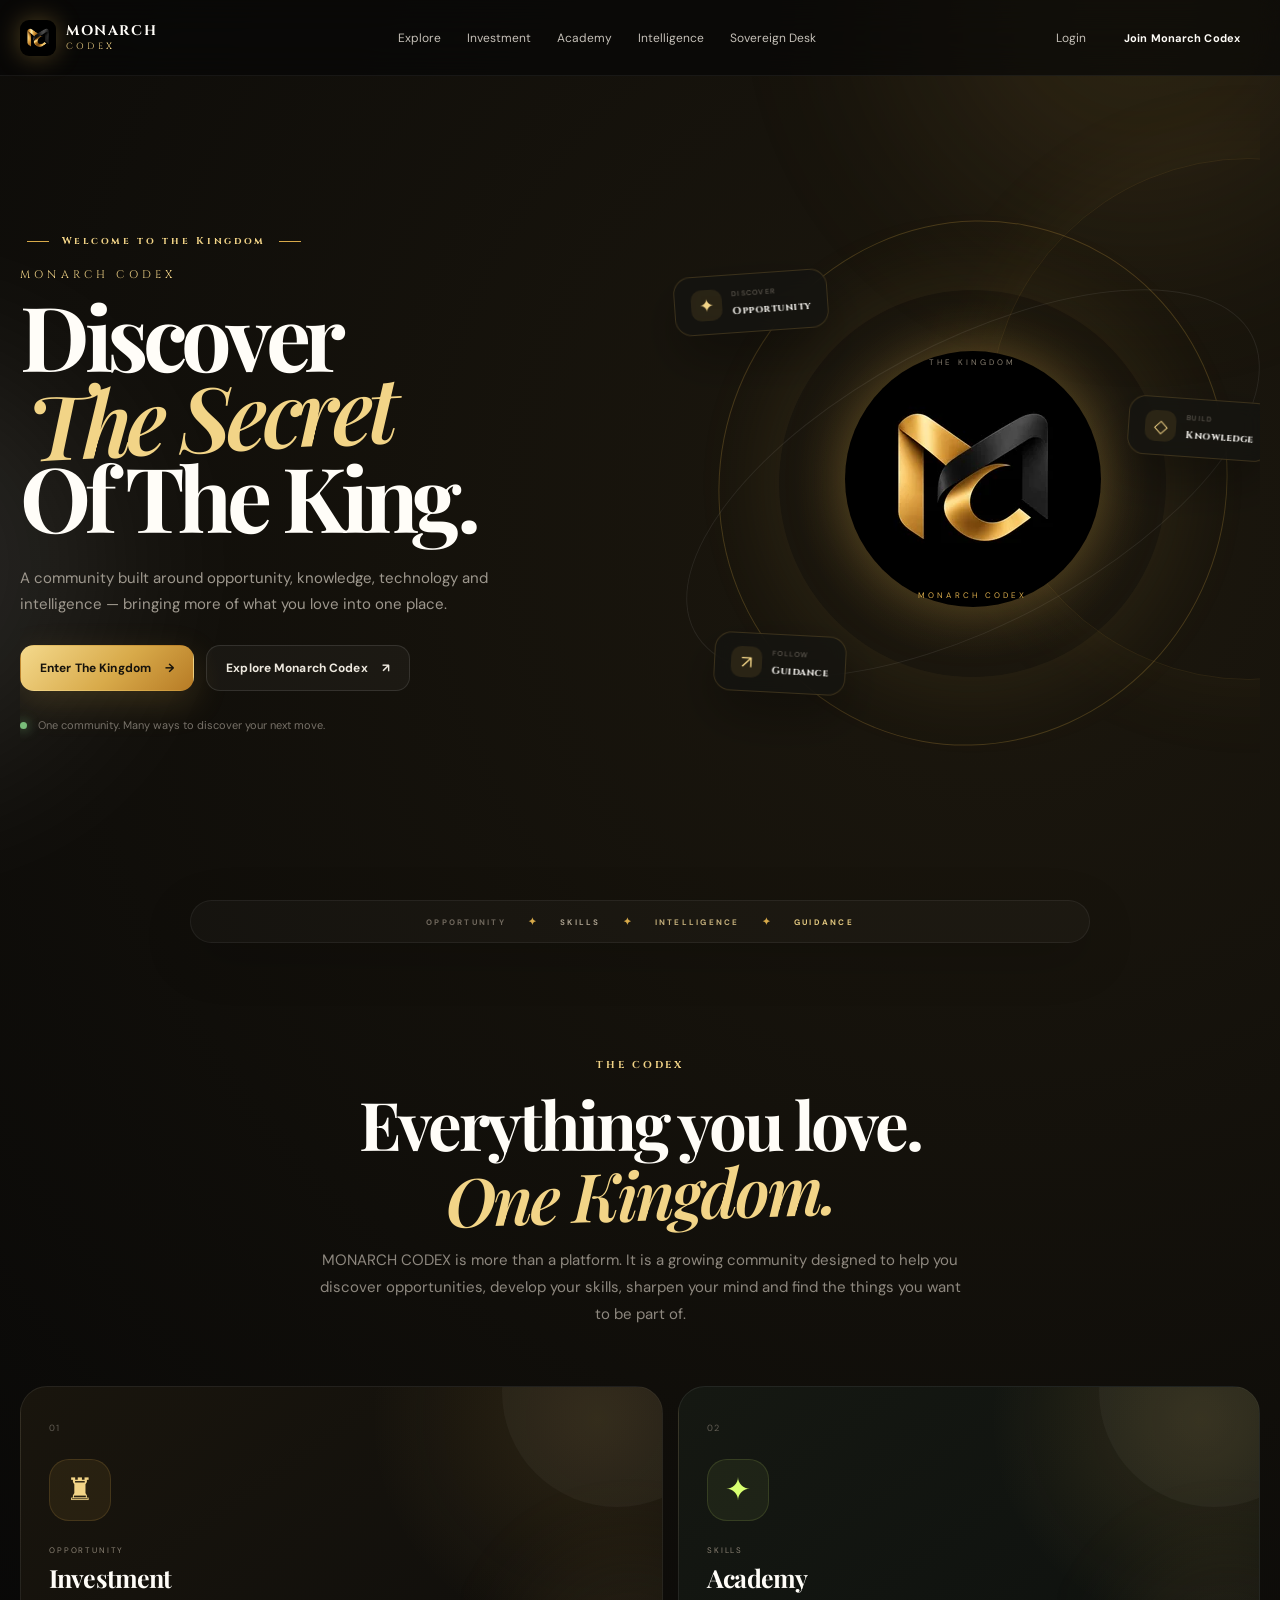
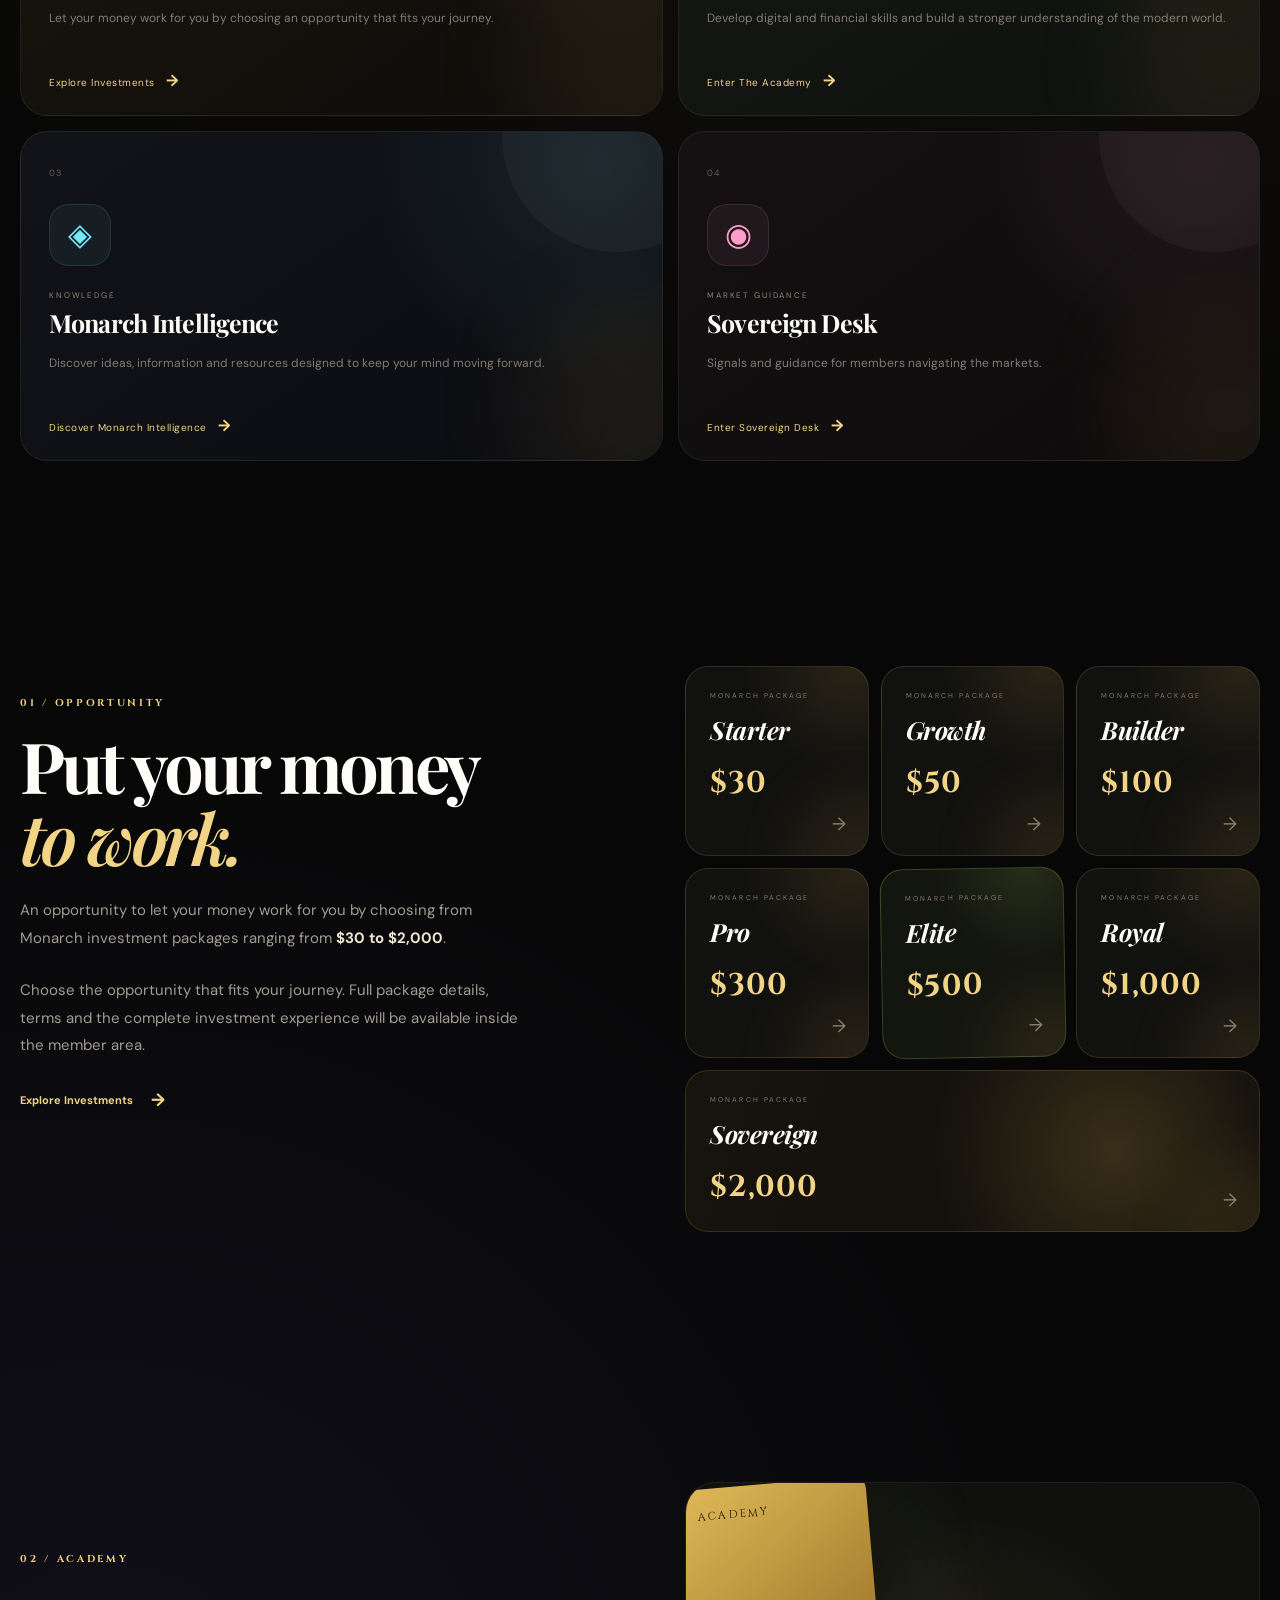
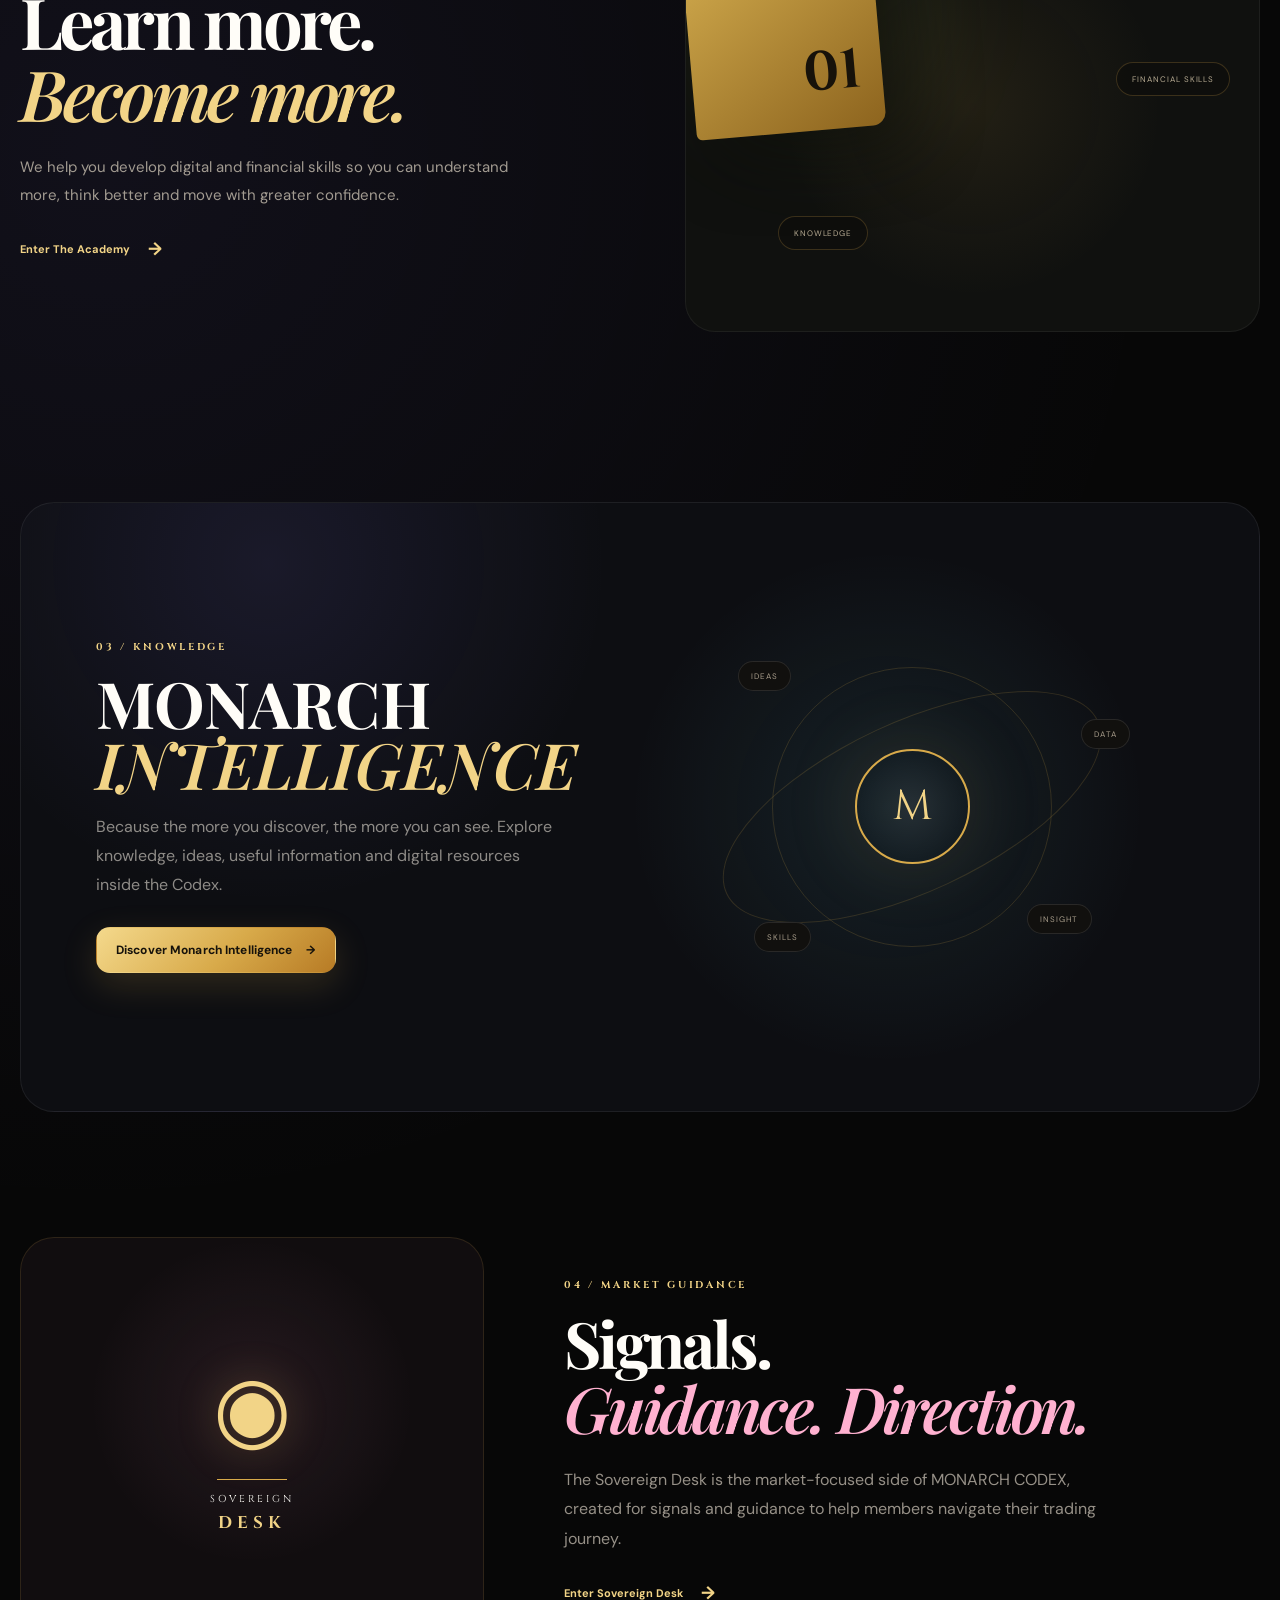
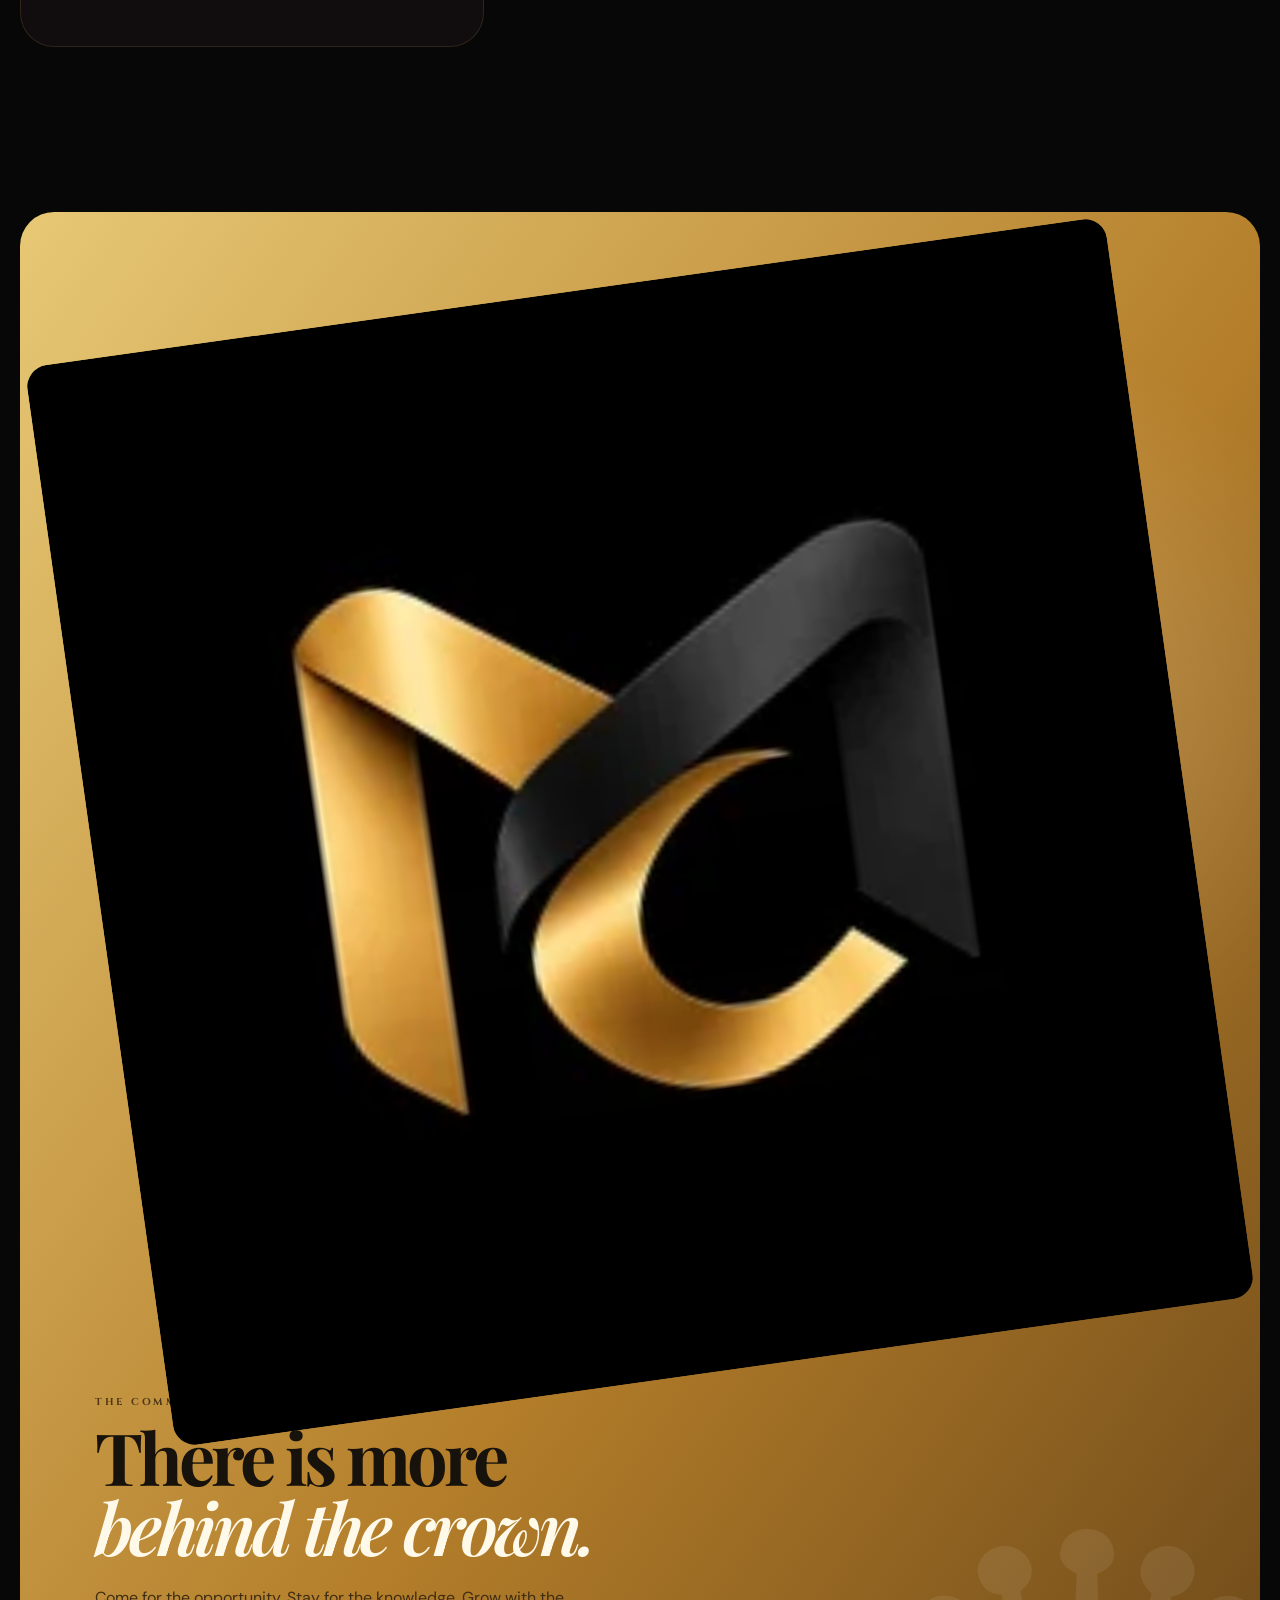
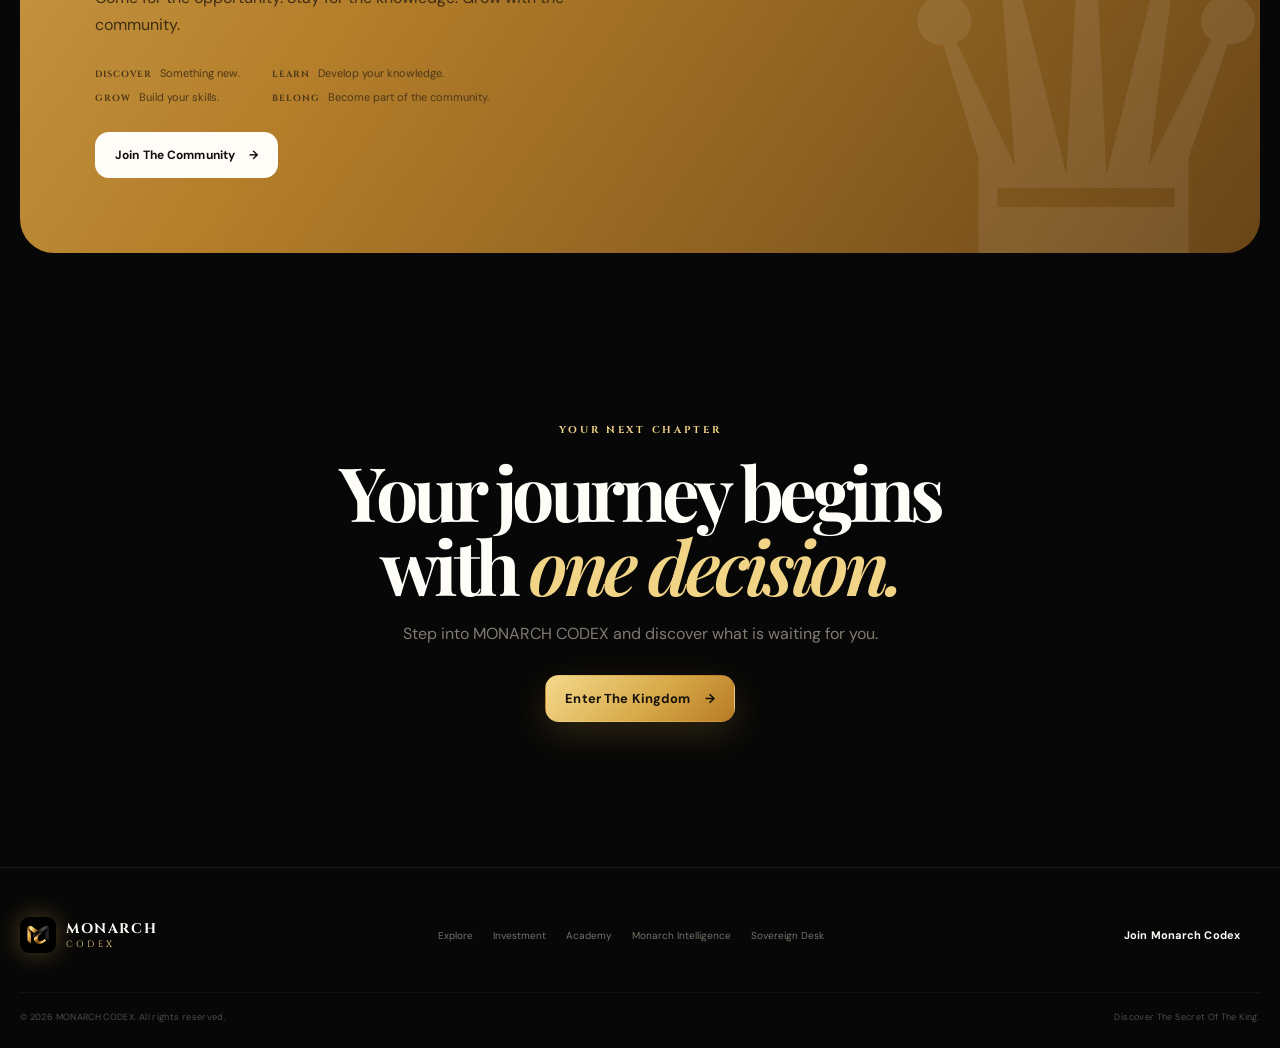
<file: index.html>
<!doctype html>
<html lang="en">
<head>
  <meta charset="utf-8">
  <meta name="viewport" content="width=device-width, initial-scale=1">
  <meta name="description" content="MONARCH CODEX — Discover The Secret Of The King. A community for opportunities, education, intelligence and market guidance.">
  <title>MONARCH CODEX — Discover The Secret Of The King</title>
  <link rel="preconnect" href="https://fonts.googleapis.com">
  <link rel="preconnect" href="https://fonts.gstatic.com" crossorigin>
  <link href="https://fonts.googleapis.com/css2?family=Cinzel:wght@500;600;700;800&family=DM+Sans:wght@400;500;600;700&family=Playfair+Display:ital,wght@0,600;1,600;1,700&display=swap" rel="stylesheet">
  <link rel="stylesheet" href="css/style.css">
</head>
<body>
  <div class="page-glow page-glow-one"></div>
  <div class="page-glow page-glow-two"></div>

  <header class="site-header" id="top">
    <a class="brand" href="#top" aria-label="MONARCH CODEX home">
      <span class="brand-crown"><img src="assets/monarch-mark.webp" alt="" aria-hidden="true"></span>
      <span class="brand-copy"><strong>MONARCH</strong><small>CODEX</small></span>
    </a>

    <nav class="desktop-nav" aria-label="Primary navigation">
      <a href="#ecosystem">Explore</a>
      <a href="#investment">Investment</a>
      <a href="#academy">Academy</a>
      <a href="#intelligence">Intelligence</a>
      <a href="#sovereign">Sovereign Desk</a>
    </nav>

    <div class="header-actions">
      <a class="login-link" href="login.html">Login</a>
      <a class="button button-small" href="register.html">Join Monarch Codex</a>
    </div>

    <button class="menu-toggle" type="button" aria-label="Open menu" aria-expanded="false">
      <span></span><span></span><span></span>
    </button>
  </header>

  <div class="mobile-menu" aria-hidden="true">
    <a href="#ecosystem">Explore</a>
    <a href="#investment">Investment</a>
    <a href="#academy">Academy</a>
    <a href="#intelligence">Monarch Intelligence</a>
    <a href="#sovereign">Sovereign Desk</a>
    <a href="login.html">Login</a>
    <a class="button" href="register.html">Join Monarch Codex</a>
  </div>

  <main>
    <section class="hero section-shell">
      <div class="hero-copy reveal">
        <div class="eyebrow"><span></span> Welcome to the Kingdom <span></span></div>
        <p class="hero-kicker">MONARCH CODEX</p>
        <h1>Discover <em>The Secret</em><br>Of The King.</h1>
        <p class="hero-text">A community built around opportunity, knowledge, technology and intelligence — bringing more of what you love into one place.</p>
        <div class="hero-actions">
          <a class="button button-gold" href="register.html">Enter The Kingdom <span>→</span></a>
          <a class="button button-ghost" href="register.html">Explore Monarch Codex <span>↗</span></a>
        </div>
        <div class="hero-note"><span class="pulse"></span> One community. Many ways to discover your next move.</div>
      </div>

      <div class="hero-art reveal reveal-delay">
        <div class="orbit orbit-one"></div>
        <div class="orbit orbit-two"></div>
        <div class="crown-stage">
          <div class="crown-halo"></div>
          <div class="crown-mark"><img src="assets/monarch-mark.webp" alt="MONARCH CODEX" aria-hidden="true"></div>
          <div class="stage-label stage-label-top">THE KINGDOM</div>
          <div class="stage-label stage-label-bottom">MONARCH CODEX</div>
        </div>
        <div class="floating-card card-opportunity"><span>✦</span><div><small>DISCOVER</small><b>Opportunity</b></div></div>
        <div class="floating-card card-knowledge"><span>◇</span><div><small>BUILD</small><b>Knowledge</b></div></div>
        <div class="floating-card card-guidance"><span>↗</span><div><small>FOLLOW</small><b>Guidance</b></div></div>
      </div>
    </section>

    <div class="kingdom-strip section-shell reveal" aria-label="MONARCH CODEX pillars"><span>OPPORTUNITY</span><i>✦</i><span>SKILLS</span><i>✦</i><span>INTELLIGENCE</span><i>✦</i><span>GUIDANCE</span></div>

    <section class="intro section-shell reveal" id="ecosystem">
      <div class="section-heading centered">
        <p class="eyebrow">THE CODEX</p>
        <h2>Everything you love.<br><em>One Kingdom.</em></h2>
        <p>MONARCH CODEX is more than a platform. It is a growing community designed to help you discover opportunities, develop your skills, sharpen your mind and find the things you want to be part of.</p>
      </div>

      <div class="ecosystem-grid">
        <a class="ecosystem-card card-invest" href="register.html">
          <span class="card-number">01</span><span class="card-icon">♜</span>
          <p>OPPORTUNITY</p><h3>Investment</h3>
          <span class="card-description">Let your money work for you by choosing an opportunity that fits your journey.</span>
          <span class="card-link">Explore Investments <b>→</b></span>
        </a>
        <a class="ecosystem-card card-academy" href="register.html">
          <span class="card-number">02</span><span class="card-icon">✦</span>
          <p>SKILLS</p><h3>Academy</h3>
          <span class="card-description">Develop digital and financial skills and build a stronger understanding of the modern world.</span>
          <span class="card-link">Enter The Academy <b>→</b></span>
        </a>
        <a class="ecosystem-card card-intel" href="register.html">
          <span class="card-number">03</span><span class="card-icon">◈</span>
          <p>KNOWLEDGE</p><h3>Monarch Intelligence</h3>
          <span class="card-description">Discover ideas, information and resources designed to keep your mind moving forward.</span>
          <span class="card-link">Discover Monarch Intelligence <b>→</b></span>
        </a>
        <a class="ecosystem-card card-sovereign" href="register.html">
          <span class="card-number">04</span><span class="card-icon">◉</span>
          <p>MARKET GUIDANCE</p><h3>Sovereign Desk</h3>
          <span class="card-description">Signals and guidance for members navigating the markets.</span>
          <span class="card-link">Enter Sovereign Desk <b>→</b></span>
        </a>
      </div>
    </section>

    <section class="feature-section section-shell investment-feature" id="investment">
      <div class="feature-copy reveal">
        <p class="eyebrow">01 / OPPORTUNITY</p>
        <h2>Put your money<br><em>to work.</em></h2>
        <p>An opportunity to let your money work for you by choosing from Monarch investment packages ranging from <strong>$30 to $2,000</strong>.</p>
        <p class="muted">Choose the opportunity that fits your journey. Full package details, terms and the complete investment experience will be available inside the member area.</p>
        <a class="text-link" href="register.html">Explore Investments <span>→</span></a>
      </div>

      <div class="investment-packages reveal reveal-delay" aria-label="Monarch investment packages">
        <a class="investment-card" href="register.html"><span class="package-tag">MONARCH PACKAGE</span><h3>Starter</h3><strong>$30</strong><span class="package-arrow">→</span></a>
        <a class="investment-card" href="register.html"><span class="package-tag">MONARCH PACKAGE</span><h3>Growth</h3><strong>$50</strong><span class="package-arrow">→</span></a>
        <a class="investment-card" href="register.html"><span class="package-tag">MONARCH PACKAGE</span><h3>Builder</h3><strong>$100</strong><span class="package-arrow">→</span></a>
        <a class="investment-card" href="register.html"><span class="package-tag">MONARCH PACKAGE</span><h3>Pro</h3><strong>$300</strong><span class="package-arrow">→</span></a>
        <a class="investment-card featured" href="register.html"><span class="package-tag">MONARCH PACKAGE</span><h3>Elite</h3><strong>$500</strong><span class="package-arrow">→</span></a>
        <a class="investment-card" href="register.html"><span class="package-tag">MONARCH PACKAGE</span><h3>Royal</h3><strong>$1,000</strong><span class="package-arrow">→</span></a>
        <a class="investment-card investment-card-wide" href="register.html"><span class="package-tag">MONARCH PACKAGE</span><h3>Sovereign</h3><strong>$2,000</strong><span class="package-arrow">→</span></a></div>
    </section>

    <section class="feature-section feature-reverse section-shell" id="academy">
      <div class="feature-visual academy-visual reveal">
        <div class="book"><span>ACADEMY</span><b>01</b></div>
        <div class="skill-pill pill-one">DIGITAL SKILLS</div>
        <div class="skill-pill pill-two">FINANCIAL SKILLS</div>
        <div class="skill-pill pill-three">KNOWLEDGE</div>
      </div>
      <div class="feature-copy reveal">
        <p class="eyebrow">02 / ACADEMY</p>
        <h2>Learn more.<br><em>Become more.</em></h2>
        <p>We help you develop digital and financial skills so you can understand more, think better and move with greater confidence.</p>
        <a class="text-link" href="register.html">Enter The Academy <span>→</span></a>
      </div>
    </section>

    <section class="intelligence-band section-shell" id="intelligence">
      <div class="intel-copy reveal">
        <p class="eyebrow">03 / KNOWLEDGE</p>
        <h2>MONARCH<br><em>INTELLIGENCE</em></h2>
        <p>Because the more you discover, the more you can see. Explore knowledge, ideas, useful information and digital resources inside the Codex.</p>
        <a class="button button-gold" href="register.html">Discover Monarch Intelligence <span>→</span></a>
      </div>
      <div class="intel-visual reveal reveal-delay">
        <div class="intel-core">M</div>
        <div class="intel-orbit orbit-a"></div>
        <div class="intel-orbit orbit-b"></div>
        <span class="intel-node node-a">IDEAS</span>
        <span class="intel-node node-b">DATA</span>
        <span class="intel-node node-c">SKILLS</span>
        <span class="intel-node node-d">INSIGHT</span>
      </div>
    </section>

    <section class="sovereign-section section-shell" id="sovereign">
      <div class="sovereign-mark reveal">
        <div class="sovereign-eye">◉</div>
        <div class="sovereign-line"></div>
        <span>SOVEREIGN</span><b>DESK</b>
      </div>
      <div class="sovereign-copy reveal reveal-delay">
        <p class="eyebrow">04 / MARKET GUIDANCE</p>
        <h2>Signals.<br><em>Guidance. Direction.</em></h2>
        <p>The Sovereign Desk is the market-focused side of MONARCH CODEX, created for signals and guidance to help members navigate their trading journey.</p>
        <a class="text-link" href="register.html">Enter Sovereign Desk <span>→</span></a>
      </div>
    </section>

    <section class="community-section section-shell reveal">
      <div class="community-panel">
        <div class="community-crown"><img src="assets/monarch-mark.webp" alt="" aria-hidden="true"></div>
        <p class="eyebrow">THE COMMUNITY</p>
        <h2>There is more<br><em>behind the crown.</em></h2>
        <p>Come for the opportunity. Stay for the knowledge. Grow with the community.</p>
        <div class="community-points">
          <span><b>DISCOVER</b> Something new.</span>
          <span><b>LEARN</b> Develop your knowledge.</span>
          <span><b>GROW</b> Build your skills.</span>
          <span><b>BELONG</b> Become part of the community.</span>
        </div>
        <a class="button button-light" href="register.html">Join The Community <span>→</span></a>
      </div>
    </section>

    <section class="final-cta section-shell reveal">
      <p class="eyebrow">YOUR NEXT CHAPTER</p>
      <h2>Your journey begins<br>with <em>one decision.</em></h2>
      <p>Step into MONARCH CODEX and discover what is waiting for you.</p>
      <a class="button button-gold button-large" href="register.html">Enter The Kingdom <span>→</span></a>
    </section>
  </main>

  <footer class="site-footer">
    <div class="footer-main section-shell">
      <a class="brand" href="#top"><span class="brand-crown"><img src="assets/monarch-mark.webp" alt="" aria-hidden="true"></span><span class="brand-copy"><strong>MONARCH</strong><small>CODEX</small></span></a>
      <div class="footer-links">
        <a href="#ecosystem">Explore</a><a href="#investment">Investment</a><a href="#academy">Academy</a><a href="#intelligence">Monarch Intelligence</a><a href="#sovereign">Sovereign Desk</a>
      </div>
      <a class="button button-small" href="register.html">Join Monarch Codex</a>
    </div>
    <div class="footer-bottom section-shell"><span>© 2026 MONARCH CODEX. All rights reserved.</span><span>Discover The Secret Of The King.</span></div>
  </footer>

  <script src="js/main.js"></script>
</body>
</html>
</file>
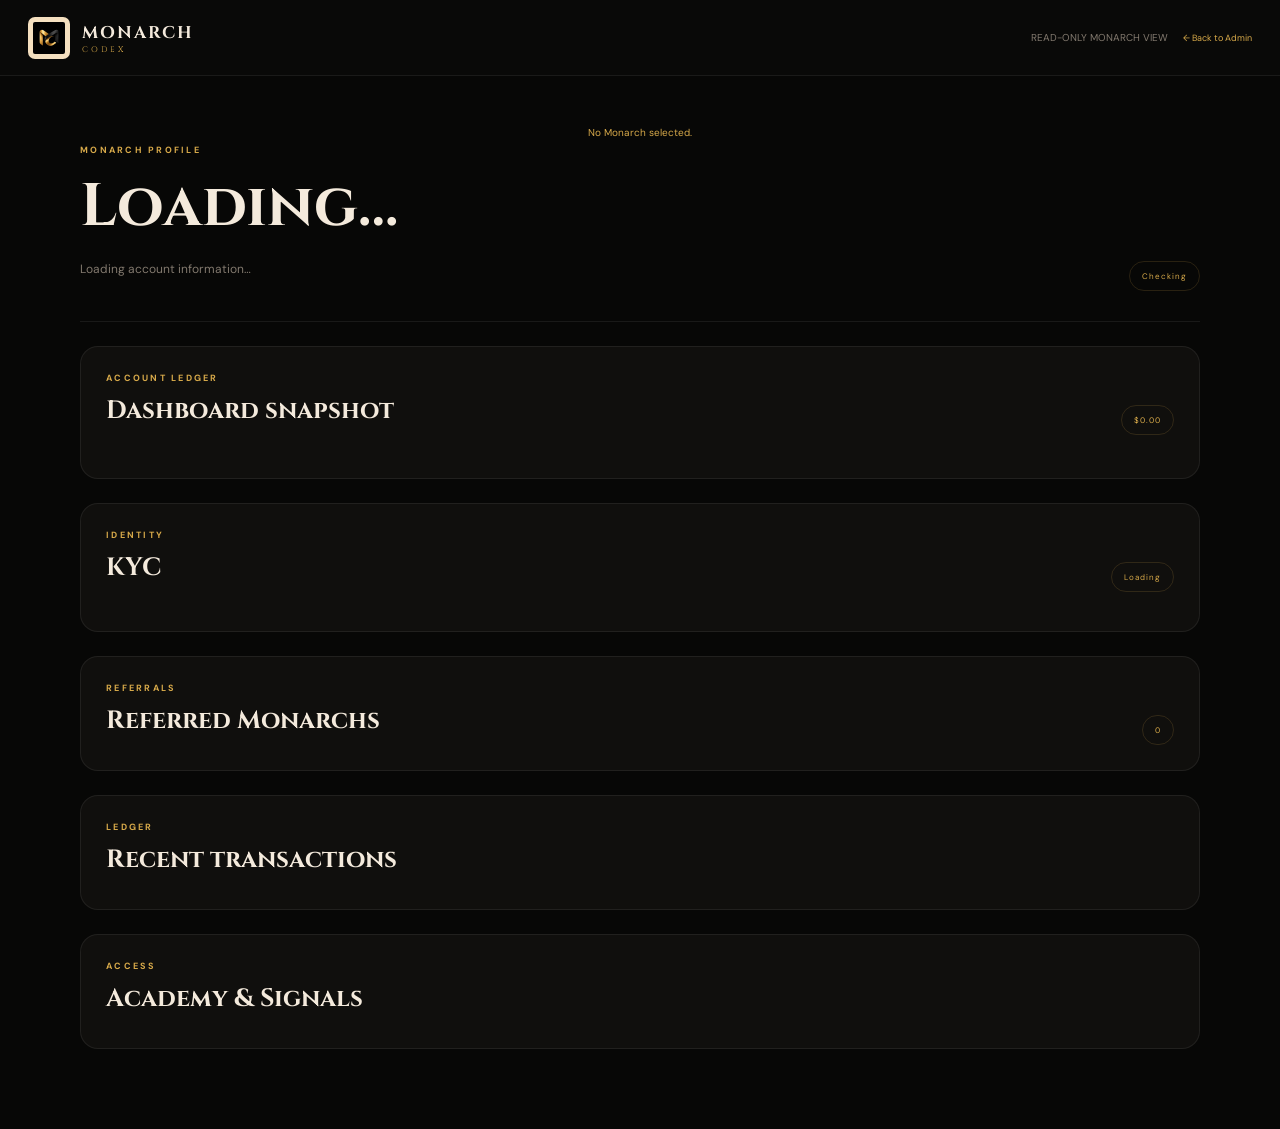
<file: admin-monarch.html>
<!doctype html>
<html lang="en">
<head>
<meta charset="utf-8"><meta name="viewport" content="width=device-width,initial-scale=1">
<title>Monarch View — MONARCH CODEX</title>
<link rel="preconnect" href="https://fonts.googleapis.com"><link rel="preconnect" href="https://fonts.gstatic.com" crossorigin>
<link href="https://fonts.googleapis.com/css2?family=Cinzel:wght@500;600;700&family=DM+Sans:wght@400;500;600;700&family=Playfair+Display:ital,wght@500;600&display=swap" rel="stylesheet">
<link rel="stylesheet" href="css/admin.css?v=20261008-2">
</head>
<body class="admin-page">
<header class="admin-header"><a class="admin-brand" href="admin.html"><img src="assets/monarch-mark.webp" alt="MONARCH CODEX"><span><b>MONARCH</b><small>CODEX</small></span></a><div class="admin-header-right"><span>READ-ONLY MONARCH VIEW</span><a class="admin-back" href="admin.html">← Back to Admin</a></div></header>
<main class="admin-main">
<div id="viewMessage" class="admin-message"></div>
<section class="admin-hero"><div><p class="eyebrow">MONARCH PROFILE</p><h1 id="viewName">Loading…</h1><p id="viewMeta">Loading account information…</p></div><span id="viewPresence" class="admin-level">Checking</span></section>
<section class="admin-section"><div class="section-top"><div><p class="eyebrow">ACCOUNT LEDGER</p><h2>Dashboard snapshot</h2></div><span id="viewBalance" class="count-pill">$0.00</span></div><div id="viewMetrics" class="monarch-metrics view-metrics"></div></section>
<section class="admin-section"><div class="section-top"><div><p class="eyebrow">IDENTITY</p><h2>KYC</h2></div><span id="viewKyc" class="count-pill">Loading</span></div><div id="viewKycData" class="kyc-data"></div></section>
<section class="admin-section"><div class="section-top"><div><p class="eyebrow">REFERRALS</p><h2>Referred Monarchs</h2></div><span id="viewReferralCount" class="count-pill">0</span></div><div id="viewReferrals" class="monarch-list"></div></section>
<section class="admin-section"><div class="section-top"><div><p class="eyebrow">LEDGER</p><h2>Recent transactions</h2></div></div><div id="viewTransactions" class="ledger-list"></div></section>
<section class="admin-section"><div class="section-top"><div><p class="eyebrow">ACCESS</p><h2>Academy & Signals</h2></div></div><div id="viewAccess" class="access-list"></div></section>
</main>
<script src="js/admin-monarch.js?v=20261008-1"></script>
</body></html>
</file>
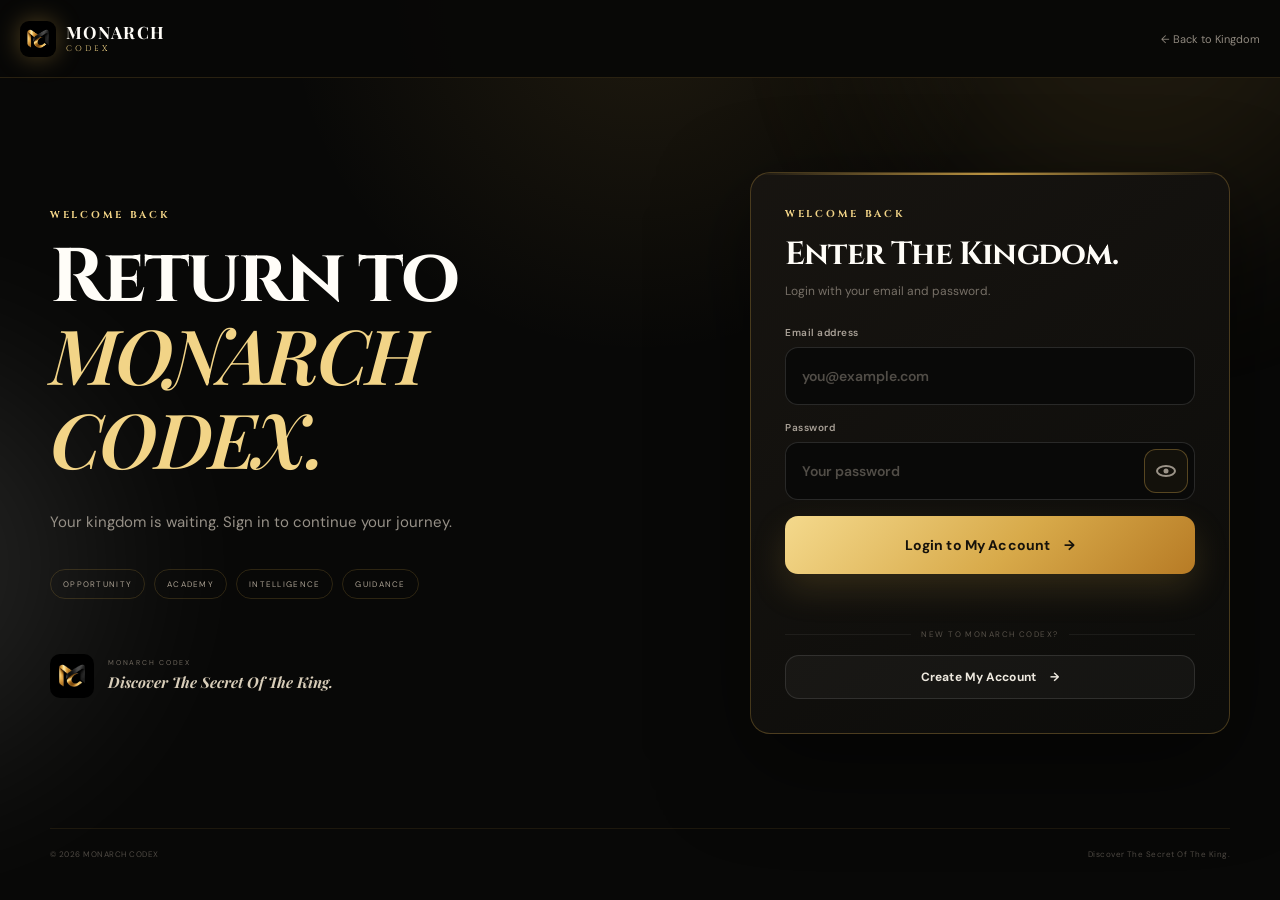
<file: login.html>
<!doctype html>
<html lang="en">
<head>
  <meta charset="utf-8">
  <meta name="viewport" content="width=device-width, initial-scale=1">
  <meta name="description" content="Login to MONARCH CODEX — Discover The Secret Of The King.">
  <title>Login — MONARCH CODEX</title>
  <link rel="preconnect" href="https://fonts.googleapis.com">
  <link rel="stylesheet" href="css/style.css">
  <link rel="stylesheet" href="css/auth.css">
</head>
<body class="auth-page">
  <div class="page-glow page-glow-one"></div><div class="page-glow page-glow-two"></div>
  <header class="auth-header">
    <a class="brand" href="index.html" aria-label="MONARCH CODEX home"><span class="brand-crown"><img src="assets/monarch-mark.webp" alt="MONARCH CODEX" aria-hidden="true" onerror="this.hidden=true;this.parentElement.classList.add('logo-fallback')"></span><span class="brand-copy"><strong>MONARCH</strong><small>CODEX</small></span></a>
    <a class="auth-back" href="index.html">← Back to Kingdom</a>
  </header>
  <main class="auth-shell">
    <section class="auth-showcase">
      <p class="eyebrow">WELCOME BACK</p><h1>Return to<br><em>MONARCH CODEX.</em></h1>
      <p>Your kingdom is waiting. Sign in to continue your journey.</p>
      <div class="auth-pills"><span>OPPORTUNITY</span><span>ACADEMY</span><span>INTELLIGENCE</span><span>GUIDANCE</span></div>
      <div class="auth-quote"><span class="auth-logo-mark"><img src="assets/monarch-mark.webp" alt="MONARCH CODEX" aria-hidden="true" onerror="this.hidden=true;this.parentElement.classList.add('logo-fallback')"></span><div><small>MONARCH CODEX</small><b>Discover The Secret Of The King.</b></div></div>
    </section>
    <section class="auth-card">
      <div class="auth-card-head"><p class="eyebrow">WELCOME BACK</p><h2>Enter The Kingdom.</h2><p>Login with your email and password.</p></div>
      <form id="registerForm" class="auth-form">
        <label>Email address<input name="email" type="email" placeholder="you@example.com" autocomplete="email" required></label>
        <label>Password<span class="password-field"><input name="password" type="password" placeholder="Your password" autocomplete="current-password" required><button class="password-toggle" type="button" aria-label="Show password" aria-pressed="false"><span class="eye-shape" aria-hidden="true"></span></button></span></label>
        <button class="button button-gold auth-submit" type="submit">Login to My Account <span>→</span></button>
        <p class="form-message" id="formMessage" aria-live="polite"></p>
      </form>
      <div class="auth-divider"><span>NEW TO MONARCH CODEX?</span></div>
      <a class="button button-ghost auth-login" href="register.html">Create My Account <span>→</span></a>
    </section>
  </main>
  <footer class="auth-footer"><span>© 2026 MONARCH CODEX</span><span>Discover The Secret Of The King.</span></footer>
  <script src="js/auth.js?v=20261008-2"></script>
</body>
</html>
</file>
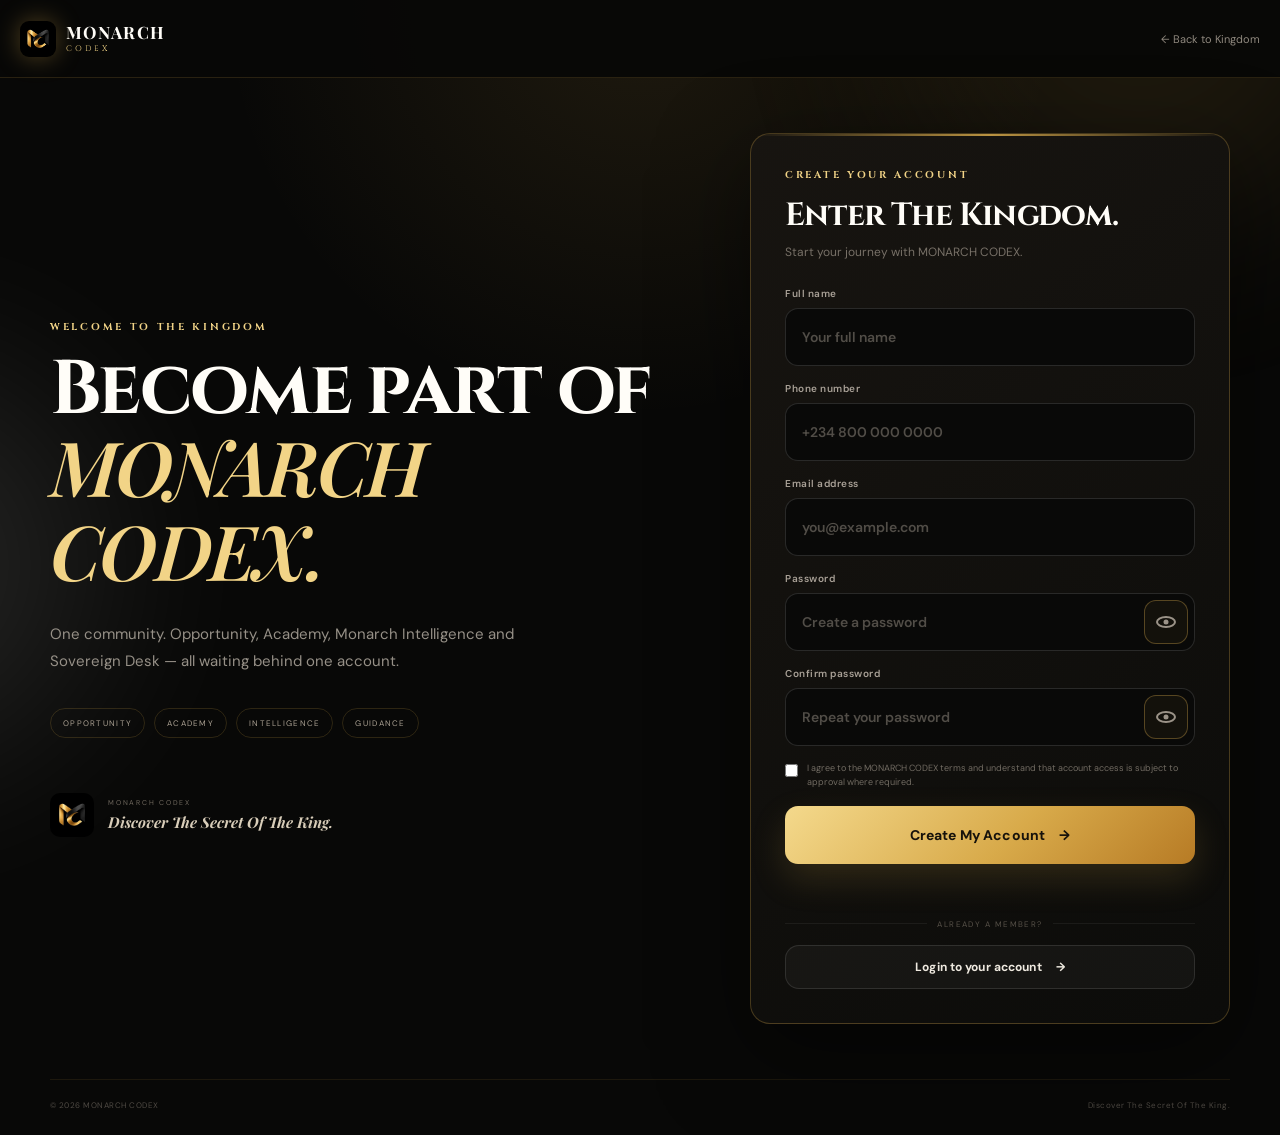
<file: register.html>
<!doctype html>
<html lang="en">
<head>
  <meta charset="utf-8">
  <meta name="viewport" content="width=device-width, initial-scale=1">
  <meta name="description" content="Join MONARCH CODEX — Discover The Secret Of The King.">
  <title>Join MONARCH CODEX</title>
  <link rel="preconnect" href="https://fonts.googleapis.com">
  <link rel="preconnect" href="https://fonts.gstatic.com" crossorigin>
  <link href="https://fonts.googleapis.com/css2?family=Cinzel:wght@500;600;700;800&family=DM+Sans:wght@400;500;600;700&family=Playfair+Display:ital,wght@0,600;1,600&display=swap" rel="stylesheet">
  <link rel="stylesheet" href="css/style.css">
  <link rel="stylesheet" href="css/auth.css">
</head>
<body class="auth-page">
  <div class="page-glow page-glow-one"></div>
  <div class="page-glow page-glow-two"></div>
  <header class="auth-header">
    <a class="brand" href="index.html" aria-label="MONARCH CODEX home">
      <span class="brand-crown"><img src="assets/monarch-mark.webp" alt="MONARCH CODEX" aria-hidden="true" onerror="this.hidden=true;this.parentElement.classList.add('logo-fallback')"></span>
      <span class="brand-copy"><strong>MONARCH</strong><small>CODEX</small></span>
    </a>
    <a class="auth-back" href="index.html">← Back to Kingdom</a>
  </header>
  <main class="auth-shell">
    <section class="auth-showcase">
      <p class="eyebrow">WELCOME TO THE KINGDOM</p>
      <h1>Become part of<br><em>MONARCH CODEX.</em></h1>
      <p>One community. Opportunity, Academy, Monarch Intelligence and Sovereign Desk — all waiting behind one account.</p>
      <div class="auth-pills"><span>OPPORTUNITY</span><span>ACADEMY</span><span>INTELLIGENCE</span><span>GUIDANCE</span></div>
      <div class="auth-quote"><span class="auth-logo-mark"><img src="assets/monarch-mark.webp" alt="" aria-hidden="true"></span><div><small>MONARCH CODEX</small><b>Discover The Secret Of The King.</b></div></div>
    </section>
    <section class="auth-card">
      <div class="auth-card-head">
        <p class="eyebrow">CREATE YOUR ACCOUNT</p>
        <h2>Enter The Kingdom.</h2>
        <p>Start your journey with MONARCH CODEX.</p>
      </div>
      <form id="registerForm" class="auth-form">
        <label>Full name<input name="name" type="text" placeholder="Your full name" autocomplete="name" required></label>
        <label>Phone number<input name="phone" type="tel" placeholder="+234 800 000 0000" autocomplete="tel" inputmode="tel" required></label>
        <label>Email address<input name="email" type="email" placeholder="you@example.com" autocomplete="email" required></label>
        <label>Password
          <span class="password-field"><input name="password" type="password" placeholder="Create a password" autocomplete="new-password" minlength="8" required><span class="password-toggle" role="button" tabindex="0" aria-label="Show password" aria-pressed="false"><span class="eye-shape" aria-hidden="true"></span></span></span>
        </label>
        <label>Confirm password
          <span class="password-field"><input name="confirmPassword" type="password" placeholder="Repeat your password" autocomplete="new-password" minlength="8" required><button class="password-toggle" type="button" aria-label="Show password" aria-pressed="false"><span class="eye-shape" aria-hidden="true"></span></button></span>
        </label>
        <label class="auth-check"><input type="checkbox" required><span>I agree to the MONARCH CODEX terms and understand that account access is subject to approval where required.</span></label>
        <button class="button button-gold auth-submit" type="submit">Create My Account <span>→</span></button>
        <p class="form-message" id="formMessage" aria-live="polite"></p>
      </form>
      <div class="auth-divider"><span>ALREADY A MEMBER?</span></div>
      <a class="button button-ghost auth-login" href="login.html">Login to your account <span>→</span></a>
    </section>
  </main>
  <footer class="auth-footer"><span>© 2026 MONARCH CODEX</span><span>Discover The Secret Of The King.</span></footer>
  <script src="js/auth.js?v=20261008-2"></script>
</body>
</html>
</file>
<file: css/style.css>
@import url("https://fonts.googleapis.com/css2?family=Cinzel:wght@500;600;700&family=DM+Sans:wght@400;500;600;700&family=Playfair+Display:ital,wght@0,500;0,600;1,500;1,600&display=swap");
:root{
  --black:#070707;--ink:#11100d;--white:#fffdf8;--gold:#d8aa4a;--gold-light:#f2d487;--gold-dark:#8c641f;
  --cream:#f5efe3;--muted:#a7a19a;--line:rgba(216,170,74,.2);--max:1240px;
}
*{box-sizing:border-box;margin:0;padding:0}
html{scroll-behavior:smooth}
body{background:var(--black);color:var(--white);font-family:"DM Sans",sans-serif;overflow-x:hidden}
a{color:inherit;text-decoration:none}
button{font:inherit}
.page-glow{position:fixed;pointer-events:none;border-radius:50%;filter:blur(100px);opacity:.11;z-index:-1}
.page-glow-one{width:480px;height:480px;background:var(--gold);top:-250px;right:-100px}
.page-glow-two{width:400px;height:400px;background:#fff;bottom:15%;left:-300px}
.section-shell{width:min(calc(100% - 40px),var(--max));margin:auto}
.site-header{height:84px;display:flex;align-items:center;justify-content:space-between;gap:28px;padding:0 max(20px,calc((100vw - var(--max))/2));border-bottom:1px solid rgba(255,255,255,.07);position:sticky;top:0;z-index:50;background:rgba(7,7,7,.82);backdrop-filter:blur(18px)}
.brand{display:inline-flex;align-items:center;gap:10px;flex-shrink:0}.brand-crown{color:var(--gold-light);font-size:31px;line-height:1}.brand-copy{display:flex;flex-direction:column;font-family:Cinzel,serif;line-height:.9;letter-spacing:.1em}.brand-copy strong{font-size:14px}.brand-copy small{font-size:9px;letter-spacing:.36em;color:var(--gold-light);margin-top:5px}
.desktop-nav{display:flex;gap:26px;align-items:center}.desktop-nav a,.login-link{font-size:12px;color:#c5c0b8;transition:.25s}.desktop-nav a:hover,.login-link:hover{color:var(--gold-light)}
.header-actions{display:flex;align-items:center;gap:18px}
.button{display:inline-flex;align-items:center;justify-content:center;gap:14px;border:1px solid transparent;border-radius:999px;padding:15px 23px;font-size:12px;font-weight:700;letter-spacing:.04em;transition:transform .25s,box-shadow .25s,background .25s}.button:hover{transform:translateY(-2px)}
.button-small{padding:11px 17px;font-size:11px}.button-gold{background:linear-gradient(135deg,var(--gold-light),var(--gold));color:#16120b;box-shadow:0 12px 35px rgba(216,170,74,.18)}.button-gold:hover{box-shadow:0 16px 45px rgba(216,170,74,.28)}
.button-ghost{border-color:rgba(255,255,255,.16);color:#eee9df}.button-ghost:hover{border-color:var(--gold);color:var(--gold-light)}
.button-light{background:var(--white);color:#12100c}.button-large{padding:18px 30px;font-size:13px}
.menu-toggle{display:none;background:none;border:0;width:40px;height:40px}.menu-toggle span{display:block;width:22px;height:1px;background:var(--white);margin:5px auto}
.mobile-menu{display:none}
.hero{min-height:calc(100vh - 84px);display:grid;grid-template-columns:1.05fr .95fr;align-items:center;gap:30px;padding-top:60px;padding-bottom:80px;position:relative}
.eyebrow{font-size:10px;letter-spacing:.27em;color:var(--gold-light);font-weight:700}.eyebrow span{display:inline-block;width:22px;height:1px;background:var(--gold);vertical-align:middle;margin:0 7px}
.hero-kicker{font-family:Cinzel,serif;font-size:13px;letter-spacing:.38em;color:#c6c0b7;margin:24px 0 15px}.hero h1{font-family:Cinzel,serif;font-weight:700;font-size:clamp(45px,6vw,82px);line-height:.98;letter-spacing:-.035em;max-width:760px}.hero h1 em,.section-heading h2 em,.feature-copy h2 em,.intel-copy h2 em,.sovereign-copy h2 em,.community-panel h2 em,.final-cta h2 em{font-family:"Playfair Display",serif;color:var(--gold-light);font-weight:600}
.hero-text{max-width:590px;color:#b6b0a7;line-height:1.75;font-size:16px;margin:28px 0}.hero-actions{display:flex;gap:12px;flex-wrap:wrap}.hero-note{font-size:11px;color:#777168;margin-top:27px}.pulse{display:inline-block;width:7px;height:7px;background:#79bd7a;border-radius:50%;margin-right:8px;box-shadow:0 0 12px #79bd7a}
.hero-art{height:620px;position:relative;display:grid;place-items:center}.crown-stage{width:min(430px,80vw);aspect-ratio:1;position:relative;border-radius:50%;display:grid;place-items:center}.crown-halo{position:absolute;inset:13%;border-radius:50%;background:radial-gradient(circle,rgba(216,170,74,.2),rgba(216,170,74,.04) 42%,transparent 68%);box-shadow:inset 0 0 80px rgba(216,170,74,.08)}.crown-mark{font-size:180px;color:var(--gold-light);filter:drop-shadow(0 0 45px rgba(216,170,74,.28));transform:translateY(-4px)}.orbit{position:absolute;border:1px solid rgba(216,170,74,.18);border-radius:50%}.orbit-one{width:78%;height:78%;transform:rotate(22deg)}.orbit-two{width:100%;height:45%;transform:rotate(-28deg);border-color:rgba(255,255,255,.08)}
.stage-label{position:absolute;font-size:8px;letter-spacing:.38em;color:#847b6d}.stage-label-top{top:22%;left:50%;transform:translateX(-50%)}.stage-label-bottom{bottom:24%;left:50%;transform:translateX(-50%);color:var(--gold)}
.floating-card{position:absolute;background:rgba(20,19,16,.78);border:1px solid rgba(216,170,74,.2);backdrop-filter:blur(12px);padding:12px 15px;display:flex;gap:10px;align-items:center;border-radius:12px;box-shadow:0 20px 50px rgba(0,0,0,.3)}.floating-card>span{color:var(--gold-light);font-size:18px}.floating-card small{display:block;color:#716b61;font-size:7px;letter-spacing:.18em}.floating-card b{font-family:Cinzel,serif;font-size:10px;letter-spacing:.05em}.card-opportunity{top:19%;left:1%}.card-knowledge{right:0;top:40%}.card-guidance{bottom:18%;left:7%}
.kingdom-strip{display:flex;align-items:center;justify-content:center;gap:22px;padding:24px 0;border-top:1px solid rgba(216,170,74,.12);border-bottom:1px solid rgba(216,170,74,.12);color:#71695e;font-size:8px;font-weight:700;letter-spacing:.28em}.kingdom-strip i{font-style:normal;color:var(--gold);font-size:10px}.kingdom-strip span:nth-of-type(2){color:#aaa08e}.kingdom-strip span:nth-of-type(3){color:#c5b07c}.kingdom-strip span:nth-of-type(4){color:#e1c77f}
.intro{padding:125px 0 80px}.section-heading.centered{text-align:center;max-width:780px;margin:auto}.section-heading h2{font-family:Cinzel,serif;font-size:clamp(36px,5vw,60px);line-height:1.05;margin:17px 0}.section-heading>p:last-child{color:#8e887f;line-height:1.8;font-size:15px}
.ecosystem-grid{display:grid;grid-template-columns:repeat(4,1fr);gap:12px;margin-top:58px}.ecosystem-card{min-height:390px;padding:27px 23px;position:relative;overflow:hidden;border:1px solid rgba(255,255,255,.08);background:linear-gradient(150deg,#171511,#0c0c0b);border-radius:18px;transition:.3s}.ecosystem-card:hover{transform:translateY(-7px);border-color:rgba(216,170,74,.4)}.ecosystem-card:after{content:"";position:absolute;width:170px;height:170px;border-radius:50%;background:rgba(216,170,74,.08);filter:blur(45px);right:-80px;bottom:-60px}.card-number{font-size:9px;color:#625d54;letter-spacing:.15em}.card-icon{display:block;font-size:43px;color:var(--gold-light);margin:35px 0 30px}.ecosystem-card p{font-size:8px;letter-spacing:.23em;color:#8c8375}.ecosystem-card h3{font-family:Cinzel,serif;font-size:21px;margin:8px 0 15px;line-height:1.2}.card-description{display:block;color:#817b72;font-size:12px;line-height:1.7}.card-link{position:absolute;bottom:24px;font-size:10px;color:var(--gold-light);letter-spacing:.05em}.card-link b{font-size:16px;margin-left:8px}.card-academy{background:linear-gradient(150deg,#111713,#0a0d0b)}.card-intel{background:linear-gradient(150deg,#111218,#0a0b0f)}.card-sovereign{background:linear-gradient(150deg,#151111,#0b0a0a)}
.feature-section{display:grid;grid-template-columns:1fr 1fr;align-items:center;gap:90px;padding:130px 0}.feature-reverse .feature-visual{order:2}.feature-reverse .feature-copy{order:1}.feature-copy .eyebrow{margin-bottom:20px}.feature-copy h2{font-family:Cinzel,serif;font-size:clamp(40px,5vw,66px);line-height:1.02}.feature-copy>p:not(.eyebrow){color:#a29b91;line-height:1.85;font-size:15px;margin-top:24px;max-width:510px}.feature-copy .muted{font-size:12px;color:#625d55;margin-top:12px}.feature-copy strong{color:#eee4d2}.text-link{display:inline-flex;align-items:center;gap:18px;color:var(--gold-light);font-size:11px;font-weight:700;margin-top:28px}.text-link span{font-size:18px;transition:.2s}.text-link:hover span{transform:translateX(5px)}
.investment-feature{align-items:center}.investment-packages{display:grid;grid-template-columns:repeat(2,1fr);gap:14px;min-height:430px}.investment-card{position:relative;min-height:205px;padding:28px 25px;border:1px solid rgba(216,170,74,.18);border-radius:18px;background:linear-gradient(145deg,#181611,#0d0d0b);overflow:hidden;transition:transform .3s,border-color .3s,box-shadow .3s}.investment-card:before{content:"";position:absolute;width:130px;height:130px;border-radius:50%;right:-55px;bottom:-65px;background:rgba(216,170,74,.1);filter:blur(28px)}.investment-card:hover{transform:translateY(-6px);border-color:rgba(216,170,74,.55);box-shadow:0 20px 45px rgba(0,0,0,.3)}.investment-card.featured{background:linear-gradient(145deg,#2a2111,#110f0a);border-color:rgba(216,170,74,.42)}.package-tag{display:block;font-size:7px;letter-spacing:.3em;color:#827968;margin-bottom:13px}.investment-card h3{font-family:"Playfair Display",serif;font-style:italic;font-size:28px;color:var(--white);margin-bottom:17px}.investment-card strong{font-family:Cinzel,serif;font-size:28px;color:var(--gold-light);letter-spacing:.03em}.package-arrow{position:absolute;right:22px;bottom:19px;font-size:18px;color:#8b816e;transition:.25s}.investment-card:hover .package-arrow{color:var(--gold-light);transform:translateX(4px)}
.academy-visual{border-radius:20px;background:radial-gradient(circle at 50% 50%,rgba(216,170,74,.09),transparent 52%),#10110f;border:1px solid rgba(255,255,255,.06)}.book{width:190px;height:250px;background:linear-gradient(145deg,#dfb957,#8d641e);color:#17120a;border-radius:6px 13px 13px 6px;box-shadow:25px 25px 70px rgba(0,0,0,.4);display:flex;flex-direction:column;justify-content:space-between;padding:20px;font-family:Cinzel,serif;transform:rotate(-5deg)}.book span{font-size:11px;letter-spacing:.2em}.book b{font-size:55px;align-self:flex-end}.skill-pill{position:absolute;background:rgba(15,15,13,.9);border:1px solid rgba(216,170,74,.22);padding:11px 15px;border-radius:999px;font-size:8px;letter-spacing:.12em;color:#b6aa92}.pill-one{top:20%;left:5%}.pill-two{right:5%;top:40%}.pill-three{left:16%;bottom:18%}
.intelligence-band{margin-top:50px;min-height:650px;border:1px solid rgba(255,255,255,.07);border-radius:28px;padding:80px;display:grid;grid-template-columns:1fr 1fr;align-items:center;overflow:hidden;position:relative;background:linear-gradient(120deg,#101116,#0c0b0b)}.intel-copy h2{font-family:Cinzel,serif;font-size:clamp(44px,5vw,70px);line-height:.96;margin:18px 0}.intel-copy>p:not(.eyebrow){color:#8e8b87;line-height:1.8;max-width:460px;margin-bottom:28px}.intel-visual{height:440px;position:relative;display:grid;place-items:center}.intel-core{width:115px;height:115px;border:1px solid var(--gold);border-radius:50%;display:grid;place-items:center;font-family:Cinzel,serif;font-size:42px;color:var(--gold-light);box-shadow:0 0 80px rgba(216,170,74,.13)}.intel-orbit{position:absolute;border:1px solid rgba(216,170,74,.17);border-radius:50%}.orbit-a{width:280px;height:280px}.orbit-b{width:410px;height:170px;transform:rotate(-25deg)}.intel-node{position:absolute;border:1px solid rgba(255,255,255,.1);background:#11100e;padding:9px 12px;border-radius:999px;font-size:8px;color:#a79c8a;letter-spacing:.13em}.node-a{top:17%;left:18%}.node-b{right:10%;top:30%}.node-c{bottom:17%;left:21%}.node-d{right:17%;bottom:21%}
.sovereign-section{display:grid;grid-template-columns:.8fr 1.2fr;align-items:center;gap:80px;padding:145px 0}.sovereign-mark{height:430px;border:1px solid rgba(216,170,74,.15);border-radius:50% 50% 12px 12px;display:flex;flex-direction:column;justify-content:center;align-items:center;background:radial-gradient(circle,rgba(216,170,74,.09),transparent 55%)}.sovereign-eye{font-size:90px;color:var(--gold-light);text-shadow:0 0 45px rgba(216,170,74,.25)}.sovereign-line{width:70px;height:1px;background:var(--gold);margin:12px 0}.sovereign-mark span,.sovereign-mark b{font-family:Cinzel,serif;letter-spacing:.28em;font-size:10px}.sovereign-mark b{color:var(--gold-light);font-size:17px;margin-top:5px}.sovereign-copy h2{font-family:Cinzel,serif;font-size:clamp(43px,5vw,70px);line-height:1.02;margin-top:18px}.sovereign-copy>p:not(.eyebrow){color:#969087;line-height:1.85;max-width:560px;margin-top:24px}
.community-section{padding:40px 0 130px}.community-panel{border-radius:28px;min-height:520px;padding:80px;position:relative;overflow:hidden;background:linear-gradient(125deg,#e6c36e,#a8792d 55%,#5d3d15);color:#17120b}.community-panel:after{content:"♛";position:absolute;right:-50px;bottom:-140px;font-family:Cinzel,serif;font-size:500px;color:rgba(255,255,255,.08);line-height:1}.community-crown{font-size:38px;margin-bottom:18px}.community-panel .eyebrow{color:#4c3617}.community-panel h2{font-family:Cinzel,serif;font-size:clamp(42px,6vw,72px);line-height:.98;margin:12px 0 22px;position:relative;z-index:1}.community-panel h2 em{color:#fff9e9}.community-panel>p:not(.eyebrow){max-width:490px;line-height:1.7;color:#3f2d13;position:relative;z-index:1}.community-points{display:grid;grid-template-columns:repeat(2,max-content);gap:10px 32px;margin:28px 0;position:relative;z-index:1}.community-points span{font-size:11px;color:#4e3819}.community-points b{font-family:Cinzel,serif;font-size:9px;letter-spacing:.1em;margin-right:5px}.community-panel .button{position:relative;z-index:2}
.final-cta{text-align:center;padding:40px 0 145px}.final-cta h2{font-family:Cinzel,serif;font-size:clamp(45px,6vw,75px);line-height:.98;margin:18px 0}.final-cta>p:not(.eyebrow){color:#817a71;line-height:1.7;margin-bottom:28px}
.site-footer{border-top:1px solid rgba(255,255,255,.07);padding:45px 0 25px}.footer-main{display:flex;align-items:center;justify-content:space-between;gap:30px}.footer-links{display:flex;gap:20px;flex-wrap:wrap;justify-content:center}.footer-links a{font-size:10px;color:#777168}.footer-links a:hover{color:var(--gold-light)}.footer-bottom{border-top:1px solid rgba(255,255,255,.05);margin-top:35px;padding-top:18px;display:flex;justify-content:space-between;font-size:9px;color:#514d47;letter-spacing:.04em}
.reveal{opacity:0;transform:translateY(22px);transition:opacity .7s ease,transform .7s ease}.reveal.visible{opacity:1;transform:none}.reveal-delay{transition-delay:.12s}@keyframes spin{to{transform:rotate(360deg)}}
@media(max-width:1050px){.desktop-nav{display:none}.menu-toggle{display:block}.header-actions{margin-left:auto}.mobile-menu{position:fixed;top:84px;left:0;right:0;background:rgba(8,8,8,.97);padding:24px 20px 30px;display:flex;flex-direction:column;gap:18px;transform:translateY(-120%);transition:.3s;z-index:49;border-bottom:1px solid rgba(216,170,74,.2)}.mobile-menu.open{transform:none}.mobile-menu a:not(.button){font-family:Cinzel,serif;font-size:13px;color:#c8c1b7;padding:8px 0}.mobile-menu .button{margin-top:6px}.hero{grid-template-columns:1fr;min-height:auto;padding-top:90px}.hero-copy{text-align:center}.hero .eyebrow{justify-content:center}.hero-text{margin-left:auto;margin-right:auto}.hero-actions{justify-content:center}.hero-note{margin-bottom:10px}.hero-art{height:510px}.ecosystem-grid{grid-template-columns:repeat(2,1fr)}.feature-section,.intelligence-band,.sovereign-section{grid-template-columns:1fr;gap:45px}.feature-reverse .feature-visual{order:1}.feature-reverse .feature-copy{order:2}.feature-copy{text-align:center}.feature-copy>p:not(.eyebrow){margin-left:auto;margin-right:auto}.text-link{justify-content:center}.intelligence-band{padding:55px}.intel-copy{text-align:center}.intel-copy>p:not(.eyebrow){margin-left:auto;margin-right:auto}.sovereign-copy{text-align:center}.sovereign-copy>p:not(.eyebrow){margin-left:auto;margin-right:auto}.sovereign-mark{height:380px}}
@media(max-width:650px){.kingdom-strip{gap:9px;justify-content:space-between;font-size:6px;letter-spacing:.14em}.kingdom-strip i{font-size:7px}.section-shell{width:min(calc(100% - 28px),var(--max))}.site-header{height:72px;padding:0 14px}.mobile-menu{top:72px}.header-actions .login-link{display:none}.header-actions .button{display:none}.brand-crown{font-size:27px}.hero{padding-top:65px}.hero h1{font-size:43px}.hero-text{font-size:14px}.hero-art{height:420px}.crown-mark{font-size:120px}.floating-card{padding:9px 11px}.floating-card b{font-size:8px}.card-opportunity{left:0}.card-knowledge{right:0}.card-guidance{left:2%;bottom:12%}.intro{padding-top:85px}.ecosystem-grid{grid-template-columns:1fr}.ecosystem-card{min-height:330px}.feature-section{padding:90px 0;gap:35px}.feature-visual{height:390px}.investment-packages{grid-template-columns:1fr;min-height:0}.investment-card{min-height:170px}.intelligence-band{padding:45px 25px;min-height:720px}.intel-visual{height:340px}.orbit-a{width:220px;height:220px}.orbit-b{width:300px;height:130px}.node-a{left:4%}.node-b{right:0}.node-c{left:4%}.node-d{right:2%}.sovereign-section{padding:95px 0;gap:40px}.sovereign-mark{height:330px}.community-section{padding-bottom:90px}.community-panel{padding:45px 28px;min-height:600px}.community-points{grid-template-columns:1fr;gap:11px}.community-panel:after{font-size:300px;right:-30px;bottom:-70px}.final-cta{padding-bottom:100px}.footer-main{flex-direction:column}.footer-bottom{flex-direction:column;gap:10px;text-align:center}}

.investment-card-wide{grid-column:1 / -1;min-height:180px}
@media(max-width:650px){.investment-card-wide{grid-column:auto}}


/* === MONARCH CODEX — MODERN PLAYFUL REFRESH === */
:root{--lime:#d8ff71;--cyan:#74e7ff;--rose:#ff9ec8;--violet:#8b7cff}
body{background:radial-gradient(circle at 78% 7%,rgba(216,170,74,.1),transparent 23%),radial-gradient(circle at 8% 45%,rgba(139,124,255,.08),transparent 25%),#070707}
body:before{content:"";position:fixed;inset:0;pointer-events:none;z-index:-2;opacity:.18;background-image:radial-gradient(rgba(255,255,255,.13) .6px,transparent .6px);background-size:24px 24px}
.site-header{height:76px;background:rgba(7,7,7,.68);border-bottom-color:rgba(255,255,255,.06)}
.brand-crown{font-size:34px;filter:drop-shadow(0 0 12px rgba(216,170,74,.35))}
.button{border-radius:14px;padding:14px 19px;letter-spacing:.01em}
.button-gold{background:linear-gradient(135deg,#f4d98c,#d8aa4a 55%,#b77b25)}
.button-ghost{background:rgba(255,255,255,.035);border-color:rgba(255,255,255,.11)}
.hero{min-height:calc(100vh - 76px);padding-top:70px;overflow:hidden}
.hero:before{content:"";position:absolute;width:520px;height:520px;border-radius:50%;border:1px solid rgba(216,170,74,.1);right:-250px;top:10%;box-shadow:0 0 100px rgba(216,170,74,.07)}
.hero-kicker{font-size:11px;margin:19px 0 13px;color:var(--gold-light)}
.hero h1{font-size:clamp(49px,7vw,91px);letter-spacing:-.06em;line-height:.9}
.hero h1 em{display:inline-block;transform:rotate(-3deg);padding:0 7px}
.hero-text{max-width:540px;font-size:15px;color:#9e988e}
.hero-art{height:600px}
.crown-stage{width:min(450px,80vw)}
.crown-halo{inset:7%;background:radial-gradient(circle,rgba(216,170,74,.25),rgba(216,170,74,.05) 39%,transparent 67%);box-shadow:0 0 90px rgba(216,170,74,.12)}
.crown-mark{font-size:205px;filter:drop-shadow(0 0 28px rgba(216,170,74,.35))}
.orbit-one{width:88%;height:88%;border-color:rgba(216,170,74,.24)}
.orbit-two{width:110%;height:47%}
.floating-card{border-radius:17px;padding:13px 16px;background:rgba(18,18,16,.72);box-shadow:0 22px 55px rgba(0,0,0,.35)}
.floating-card>span{width:31px;height:31px;border-radius:10px;display:grid;place-items:center;background:rgba(216,170,74,.11)}
.card-opportunity{top:15%;left:-2%;transform:rotate(-4deg)}
.card-knowledge{right:-2%;top:36%;transform:rotate(4deg)}
.card-guidance{bottom:15%;left:5%;transform:rotate(3deg)}
.card-opportunity:hover,.card-knowledge:hover,.card-guidance:hover{transform:translateY(-5px) rotate(0)}
.kingdom-strip{border:1px solid rgba(255,255,255,.06);border-radius:999px;width:min(calc(100% - 40px),900px);padding:14px 25px;background:rgba(255,255,255,.025);box-shadow:0 15px 50px rgba(0,0,0,.18)}
.intro{padding-top:115px}
.section-heading h2{font-size:clamp(40px,5.5vw,67px);letter-spacing:-.045em}
.section-heading h2 em{display:inline-block;transform:rotate(-2deg)}
.section-heading>p:last-child{max-width:650px;margin:auto}
.ecosystem-grid{grid-template-columns:1.05fr .95fr;gap:15px}
.ecosystem-card{min-height:330px;border-radius:27px;padding:28px;border-color:rgba(255,255,255,.075);background:#10100e;transition:transform .35s cubic-bezier(.2,.8,.2,1),border-color .3s,box-shadow .35s}
.ecosystem-card:before{content:"";position:absolute;width:230px;height:230px;border-radius:50%;top:-110px;right:-70px;background:rgba(255,255,255,.035)}
.ecosystem-card:after{width:220px;height:220px}
.ecosystem-card:hover{transform:translateY(-9px) rotate(-.4deg);box-shadow:0 25px 70px rgba(0,0,0,.34)}
.ecosystem-card:nth-child(2){background:radial-gradient(circle at 90% 10%,rgba(216,170,74,.16),transparent 35%),linear-gradient(145deg,#151812,#0d100e)}
.ecosystem-card:nth-child(3){background:radial-gradient(circle at 90% 10%,rgba(116,231,255,.09),transparent 35%),linear-gradient(145deg,#111318,#0c0d11)}
.ecosystem-card:nth-child(4){background:radial-gradient(circle at 90% 10%,rgba(255,158,200,.08),transparent 35%),linear-gradient(145deg,#151112,#0d0b0c)}
.ecosystem-card:first-child{background:radial-gradient(circle at 90% 10%,rgba(216,170,74,.13),transparent 35%),linear-gradient(145deg,#19150d,#0e0d0b)}
.card-icon{width:62px;height:62px;display:grid;place-items:center;margin:23px 0 24px;border-radius:20px;background:rgba(216,170,74,.09);border:1px solid rgba(216,170,74,.16);font-size:31px}
.ecosystem-card h3{font-size:25px;letter-spacing:-.035em}
.ecosystem-card:nth-child(2) .card-icon{color:var(--lime);background:rgba(216,255,113,.06);border-color:rgba(216,255,113,.12)}
.ecosystem-card:nth-child(3) .card-icon{color:var(--cyan);background:rgba(116,231,255,.06);border-color:rgba(116,231,255,.12)}
.ecosystem-card:nth-child(4) .card-icon{color:var(--rose);background:rgba(255,158,200,.06);border-color:rgba(255,158,200,.12)}
.feature-section{padding:125px 0}
.investment-feature{align-items:start}
.investment-feature .feature-copy{padding-top:30px}
.feature-copy h2{font-size:clamp(44px,5.5vw,72px);letter-spacing:-.055em}
.investment-packages{grid-template-columns:repeat(3,1fr);gap:12px;min-height:0}
.investment-card{min-height:190px;padding:24px;border-radius:23px;background:radial-gradient(circle at 90% 0%,rgba(216,170,74,.12),transparent 42%),#11110f}
.investment-card h3{font-size:25px;letter-spacing:-.02em}
.investment-card strong{font-size:30px}
.investment-card-wide{grid-column:1/-1;min-height:150px;background:radial-gradient(circle at 75% 50%,rgba(216,170,74,.2),transparent 42%),linear-gradient(110deg,#17130d,#0f0e0c)}
.investment-card.featured{transform:rotate(-1deg);background:radial-gradient(circle at 80% 0%,rgba(216,255,113,.1),transparent 40%),#13150f;border-color:rgba(216,255,113,.2)}
.investment-card.featured:hover{transform:translateY(-7px) rotate(0)}
.academy-visual{border-radius:30px;min-height:450px;position:relative;overflow:hidden}
.academy-visual:before{content:"";position:absolute;width:260px;height:260px;border-radius:50%;background:rgba(216,255,113,.07);filter:blur(45px)}
.book{position:relative;z-index:1}
.intelligence-band{min-height:610px;margin-top:45px;border-radius:34px;padding:75px;background:radial-gradient(circle at 70% 50%,rgba(116,231,255,.09),transparent 28%),radial-gradient(circle at 20% 10%,rgba(139,124,255,.1),transparent 30%),#0d0e12}
.intel-core{background:radial-gradient(circle,rgba(255,255,255,.07),transparent 68%);border-width:2px}
.intel-node{backdrop-filter:blur(10px)}
.sovereign-section{padding:125px 0}
.sovereign-mark{border-radius:34px;height:410px;transform:rotate(-2deg);background:radial-gradient(circle at 50% 40%,rgba(255,158,200,.09),transparent 48%),#110d0f}
.sovereign-copy h2{letter-spacing:-.05em}
.sovereign-copy h2 em{color:#ffb1d0}
.community-panel{border-radius:34px;min-height:500px;padding:75px;background:radial-gradient(circle at 78% 30%,rgba(255,255,255,.2),transparent 25%),linear-gradient(125deg,#e7c875,#b47e2a 55%,#684518)}
.community-panel h2{letter-spacing:-.055em}
.community-crown{transform:rotate(-8deg)}
.final-cta h2{letter-spacing:-.06em}
@media(max-width:1050px){.ecosystem-grid{grid-template-columns:1fr 1fr}.investment-packages{grid-template-columns:repeat(2,1fr)}.hero{padding-top:75px}}
@media(max-width:650px){.site-header{height:70px}.hero{padding-top:58px}.hero h1{font-size:44px}.hero-art{height:420px}.crown-mark{font-size:130px}.kingdom-strip{width:calc(100% - 28px);border-radius:18px;overflow:hidden}.ecosystem-grid{grid-template-columns:1fr}.ecosystem-card{min-height:315px}.investment-packages{grid-template-columns:1fr}.investment-card-wide{grid-column:auto}.investment-card{min-height:175px}.investment-card.featured{transform:none}.intelligence-band{padding:42px 23px;border-radius:27px}.community-panel{padding:48px 27px;border-radius:27px}}


/* Official MONARCH CODEX logo */
.brand-crown{width:36px;height:36px;display:grid;place-items:center;overflow:hidden;border-radius:9px;flex-shrink:0}.brand-crown img{width:100%;height:100%;display:block;object-fit:cover}.crown-mark{overflow:hidden;border-radius:50%}.crown-mark img{width:100%;height:100%;display:block;object-fit:cover}.community-crown{overflow:hidden;border-radius:22px}.community-crown img{width:100%;height:100%;display:block;object-fit:cover}.auth-logo-mark{width:42px;height:42px;display:block;overflow:hidden;border-radius:10px;flex-shrink:0}.auth-logo-mark img{width:100%;height:100%;display:block;object-fit:cover}

/* Unified editorial typography */
:root{--font-body:"DM Sans",Arial,sans-serif;--font-display:"Playfair Display",Georgia,"Times New Roman",serif;--font-brand:Cinzel,Georgia,"Times New Roman",serif}
body{font-family:var(--font-body)}
.brand-copy,.hero-kicker,.hero h1,.section-heading h2,.feature-copy h2,.intel-copy h2,.sovereign-copy h2,.community-panel h2,.final-cta h2,.ecosystem-card h3,.dashboard-hero h1,.dashboard-card h2,.auth-showcase h1,.auth-card-head h2{font-family:var(--font-display)}
.brand-copy,.hero-kicker,.eyebrow{font-family:var(--font-brand)}
</file>
<file: css/admin.css>
:root{--g:#d8aa4a;--c:#f4eadc;--m:#82796e;--b:#070706;--p:#100f0d}*{box-sizing:border-box}body{margin:0;background:var(--b);color:var(--c);font-family:"DM Sans",sans-serif}.admin-header{height:76px;padding:0 28px;display:flex;align-items:center;justify-content:space-between;border-bottom:1px solid #ffffff12;background:#090908;position:sticky;top:0;z-index:5}.admin-brand{display:flex;align-items:center;gap:12px;text-decoration:none;color:var(--c)}.admin-brand img{width:42px;height:42px;padding:5px;object-fit:contain;background:#f4dfbf;border-radius:7px}.admin-brand b,.admin-brand small{display:block;font-family:Cinzel,serif;letter-spacing:.12em}.admin-brand b{font-size:17px}.admin-brand small{font-size:8px;color:var(--g);letter-spacing:.38em}.admin-header-right{display:flex;gap:15px;align-items:center;color:var(--m);font-size:10px}.admin-header-right button,.filters button,.switch-buttons button{border:1px solid #d8aa4a29;background:transparent;color:var(--g);border-radius:10px;padding:10px 14px;font-weight:700;font-size:10px}.admin-main{width:min(1120px,calc(100% - 36px));margin:auto;padding:50px 0 80px}.eyebrow{font-size:9px;letter-spacing:.25em;color:var(--g);font-weight:700;margin:0 0 10px}.admin-hero,.section-top,.workspace-switcher{display:flex;justify-content:space-between;align-items:end;gap:20px}.admin-hero{padding-bottom:30px;border-bottom:1px solid #ffffff12}.admin-hero h1{font-family:Cinzel,serif;font-size:clamp(35px,6vw,60px);margin:0 0 12px}.admin-hero p:not(.eyebrow),.section-top p:not(.eyebrow),.workspace-switcher p:not(.eyebrow){color:var(--m);font-size:12px;line-height:1.7;max-width:680px}.admin-level,.count-pill{border:1px solid #d8aa4a29;color:var(--g);padding:9px 12px;border-radius:999px;font-size:8px;letter-spacing:.12em}.admin-section,.workspace-switcher{margin-top:24px;border:1px solid #ffffff12;border-radius:18px;background:var(--p);padding:25px}.section-top h2,.workspace-switcher h2{font-family:Cinzel,serif;margin:0 0 8px;font-size:25px}.filters{display:grid;grid-template-columns:180px 1fr auto;gap:10px;margin:22px 0}.filters input,.filters select{border:1px solid #ffffff14;background:#090908;color:var(--c);border-radius:9px;padding:12px;font-size:11px}.kyc-list{display:grid;gap:12px}.kyc-item{border:1px solid #ffffff12;border-radius:14px;padding:18px;background:#0b0b09}.kyc-item-top{display:flex;justify-content:space-between;gap:15px}.kyc-item h3{font-family:Cinzel,serif;font-size:16px;margin:0 0 5px}.kyc-meta{color:#746c61;font-size:9px;line-height:1.7}.kyc-status{font-size:8px;padding:7px 9px;border:1px solid #d8aa4a29;border-radius:999px;color:var(--g)}.kyc-data{display:grid;grid-template-columns:repeat(3,1fr);gap:1px;margin-top:14px;background:#ffffff0d}.kyc-data div{background:#0f0e0c;padding:12px}.kyc-data span{display:block;color:#625b53;font-size:7px;text-transform:uppercase;letter-spacing:.12em;margin-bottom:5px}.kyc-data strong{font-size:10px;word-break:break-word}.kyc-actions{display:flex;gap:8px;margin-top:14px}.approve,.reject{border-radius:8px;padding:10px 13px;font-weight:700;font-size:9px}.approve{background:var(--g);border:1px solid var(--g)}.reject{background:transparent;border:1px solid #dc6e6e4d;color:#dd8989}.empty{padding:30px;text-align:center;color:var(--m);font-size:11px}.switch-buttons{display:flex;gap:8px}.workspace-btn.active{background:var(--g);color:#080706}.sovereign-placeholder{padding:30px;border:1px dashed #d8aa4a33;border-radius:14px;margin-top:20px}.sovereign-placeholder p{color:var(--m);font-size:11px;line-height:1.7}.admin-message{min-height:18px;text-align:center;color:var(--g);font-size:10px}.admin-message.error{color:#df8c8c}.admin-message.success{color:#b9df8d}@media(max-width:700px){.admin-header{padding:0 15px}.admin-header-right span{display:none}.admin-main{width:calc(100% - 24px);padding:35px 0}.admin-hero,.workspace-switcher,.section-top{align-items:flex-start;flex-direction:column}.filters{grid-template-columns:1fr}.kyc-data{grid-template-columns:1fr}.kyc-item-top{flex-direction:column}.switch-buttons{width:100%;flex-direction:column}.switch-buttons button{width:100%}}
.admin-notification-wrap{position:relative}.admin-notification-button{position:relative;width:38px;height:38px;border:1px solid #d8aa4a29;border-radius:10px;background:#100f0d;color:var(--g);cursor:pointer;font-size:18px}.admin-notification-button i{position:absolute;right:-4px;top:-4px;min-width:15px;height:15px;padding:0 4px;border-radius:999px;background:var(--g);color:#080706;font:800 8px/15px "DM Sans",sans-serif;font-style:normal}.admin-notification-panel{position:absolute;right:0;top:47px;width:min(370px,calc(100vw - 30px));border:1px solid #d8aa4a33;border-radius:14px;background:#0d0c0a;box-shadow:0 20px 60px #0008;overflow:hidden;z-index:20}.notification-head{display:flex;align-items:center;justify-content:space-between;padding:13px 15px;border-bottom:1px solid #ffffff0d}.notification-head strong{font:600 11px Cinzel,serif}.notification-head button{border:0;background:transparent;color:var(--g);font-size:8px;font-weight:700;cursor:pointer}.notification-list{max-height:360px;overflow:auto}.notification-item{display:block;width:100%;border:0;border-bottom:1px solid #ffffff08;background:transparent;color:var(--c);text-align:left;padding:12px 14px;cursor:pointer}.notification-item.unread{background:#d8aa4a0b}.notification-item b,.notification-item small,.notification-item em{display:block}.notification-item b{font-size:10px;margin-bottom:4px}.notification-item small{color:#92897d;font-size:9px;line-height:1.5}.notification-item em{color:#5e574f;font-size:7px;font-style:normal;margin-top:5px}.notification-empty{padding:24px;text-align:center;color:#6f675d;font-size:10px}

.monarch-list{display:grid;gap:12px}.monarch-item{border:1px solid #ffffff10;border-radius:14px;padding:17px;background:#0b0b09}.monarch-main{display:flex;justify-content:space-between;align-items:center;gap:15px}.monarch-identity{display:flex;align-items:center;gap:10px}.monarch-identity h3{font-family:Cinzel,serif;font-size:15px;margin:0 0 4px}.monarch-identity p{margin:0;color:#71695f;font-size:9px}.presence-dot{width:9px;height:9px;border-radius:50%;background:#655f57}.presence-dot.online{background:#79bd7a;box-shadow:0 0 10px #79bd7a66}.presence-label{font-size:8px;text-transform:uppercase;letter-spacing:.1em;color:#6d665d}.presence-label.online{color:#9fcf8d}.monarch-metrics{display:grid;grid-template-columns:repeat(4,1fr);gap:1px;background:#ffffff0b;margin-top:14px}.monarch-metrics div{background:#0f0e0c;padding:12px}.monarch-metrics span{display:block;color:#625b53;font-size:7px;text-transform:uppercase;letter-spacing:.1em;margin-bottom:5px}.monarch-metrics strong{font-size:10px}.monarch-actions{display:flex;gap:8px;margin-top:13px}.monarch-actions button{border-radius:8px;padding:9px 12px;font-size:8px;font-weight:700;cursor:pointer}.view-monarch{border:1px solid #d8aa4a33;background:transparent;color:var(--g)}.manage-monarch{border:1px solid var(--g)}

.admin-modal{position:fixed;inset:0;background:#000b;display:grid;place-items:center;padding:18px;z-index:100}.admin-modal[hidden]{display:none}.admin-modal-card{position:relative;width:min(470px,100%);max-height:90vh;overflow:auto;border:1px solid #d8aa4a33;border-radius:18px;background:#100f0d;padding:25px;box-shadow:0 30px 100px #000}.admin-modal-close{position:absolute;right:14px;top:12px;width:30px;height:30px;border:1px solid #ffffff12;border-radius:50%;background:transparent;color:#c9c0b4;font-size:19px;cursor:pointer}.admin-modal-card h2{font-family:Cinzel,serif;margin:0 0 5px}.modal-target{color:var(--m);font-size:10px;margin:0 0 18px}.modal-balance{display:flex;justify-content:space-between;align-items:center;padding:13px;border:1px solid #d8aa4a1f;border-radius:10px;background:#0b0b09;margin-bottom:14px}.modal-balance span{font-size:8px;color:#756d64;text-transform:uppercase}.modal-balance strong{color:var(--g);font-size:17px}.admin-modal-card label{display:grid;gap:7px;margin-top:12px;color:#9d958a;font-size:9px;font-weight:700}.admin-modal-card label small{font-weight:400;color:#625b52}.admin-modal-card input,.admin-modal-card select,.admin-modal-card textarea{box-sizing:border-box;width:100%;border:1px solid #ffffff12;border-radius:9px;background:#090908;color:var(--c);padding:11px;font:500 11px "DM Sans",sans-serif}.modal-submit{width:100%;margin-top:16px;cursor:pointer}.modal-submit:disabled{opacity:.55}.modal-open{overflow:hidden}

@media(max-width:700px){.admin-notification-panel{position:fixed;right:12px;top:66px}.monarch-metrics{grid-template-columns:repeat(2,1fr)}.monarch-main{align-items:flex-start}.monarch-actions{flex-direction:column}.monarch-actions button{width:100%}}
.admin-back{color:#d8aa4a;text-decoration:none;font-size:9px}.presence-online{color:#9fcf8d!important}.presence-offline{color:#746c62!important}.view-metrics{margin-top:18px}.ledger-list,.access-list{display:grid;gap:8px}.ledger-row,.access-row{display:flex;justify-content:space-between;align-items:center;gap:15px;padding:13px 14px;border:1px solid #ffffff0d;border-radius:11px;background:#0b0b09}.ledger-row strong,.access-row strong{display:block;font-size:10px;text-transform:capitalize}.ledger-row span,.access-row span{display:block;color:#6f675e;font-size:8px;margin-top:4px}.ledger-row b{font-size:11px}.ledger-row b.credit{color:#9fcf8d}.ledger-row b.debit{color:#df8c8c}
</file>
<file: css/auth.css>
.auth-page{min-height:100vh;background:radial-gradient(circle at 15% 20%,rgba(216,170,74,.08),transparent 28%),#070707}.auth-header{height:84px;display:flex;align-items:center;justify-content:space-between;padding:0 max(20px,calc((100vw - 1240px)/2));border-bottom:1px solid rgba(255,255,255,.07)}.auth-back{font-size:11px;color:#8f887e;transition:.2s}.auth-back:hover{color:var(--gold-light)}.auth-shell{width:min(calc(100% - 40px),1180px);min-height:calc(100vh - 150px);margin:auto;display:grid;grid-template-columns:1fr 480px;align-items:center;gap:90px;padding:75px 0}.auth-showcase{max-width:620px}.auth-showcase h1{font-family:Cinzel,serif;font-size:clamp(45px,6vw,76px);line-height:1;letter-spacing:-.035em;margin:18px 0 25px}.auth-showcase h1 em{font-family:"Playfair Display",serif;color:var(--gold-light);font-weight:600}.auth-showcase>p:not(.eyebrow){color:#969087;line-height:1.85;max-width:520px;font-size:15px}.auth-pills{display:flex;flex-wrap:wrap;gap:9px;margin:32px 0}.auth-pills span{font-size:8px;letter-spacing:.16em;color:#aaa092;border:1px solid rgba(216,170,74,.18);padding:9px 12px;border-radius:999px}.auth-quote{display:flex;align-items:center;gap:14px;margin-top:55px}.auth-quote>span{font-size:42px;color:var(--gold-light)}.auth-quote small{display:block;color:#6f685e;font-size:7px;letter-spacing:.25em;margin-bottom:5px}.auth-quote b{font-family:"Playfair Display",serif;font-style:italic;color:#d8cdb9;font-size:15px}.auth-card{background:rgba(17,16,13,.92);border:1px solid rgba(216,170,74,.2);border-radius:24px;padding:34px;box-shadow:0 35px 100px rgba(0,0,0,.38)}.auth-card-head h2{font-family:Cinzel,serif;font-size:30px;margin:12px 0 7px}.auth-card-head>p:last-child{font-size:12px;color:#777067}.auth-form{display:grid;gap:16px;margin-top:27px}.auth-form label:not(.auth-check){display:grid;gap:8px;color:#a9a197;font-size:10px;font-weight:600;letter-spacing:.05em}.auth-form input:not([type=checkbox]){width:100%;height:48px;border:1px solid rgba(255,255,255,.1);border-radius:9px;background:#0b0b0a;color:#f8f3e9;padding:0 14px;outline:none;font:inherit;font-size:12px;transition:.2s;box-sizing:border-box}.auth-form input:not([type=checkbox]):focus{border-color:rgba(216,170,74,.65);box-shadow:0 0 0 3px rgba(216,170,74,.07)}.auth-form input::placeholder{color:#514d47}.password-field{position:relative!important;display:block!important;width:100%!important;height:48px!important;min-height:48px!important}
.password-field>input{display:block!important;width:100%!important;height:48px!important;box-sizing:border-box!important;padding-right:56px!important}
.password-field .password-toggle{position:absolute!important;right:5px!important;top:5px!important;width:38px!important;height:38px!important;margin:0!important;padding:0!important;border:0!important;border-radius:8px!important;background:transparent!important;color:#9b9388!important;display:flex!important;align-items:center!important;justify-content:center!important;z-index:50!important;cursor:pointer!important;line-height:1!important;box-sizing:border-box!important}
.password-field .password-toggle:hover{color:var(--gold-light)!important;background:rgba(216,170,74,.08)!important}
.password-field .password-toggle:focus-visible{outline:2px solid rgba(216,170,74,.65)!important;outline-offset:1px}
.password-field .eye-shape{position:relative!important;display:block!important;width:20px!important;height:12px!important;border:2px solid currentColor!important;border-radius:50%!important;box-sizing:border-box!important;transform:none!important}
.password-field .eye-shape:after{content:""!important;position:absolute!important;left:50%!important;top:50%!important;width:5px!important;height:5px!important;background:currentColor!important;border-radius:50%!important;transform:translate(-50%,-50%)!important}
.password-field .password-toggle[aria-pressed="true"] .eye-shape:before{content:""!important;position:absolute!important;left:50%!important;top:50%!important;width:25px!important;height:2px!important;background:currentColor!important;border-radius:2px!important;transform:translate(-50%,-50%) rotate(-35deg)!important}
.auth-check{display:flex;align-items:flex-start;gap:9px;color:#716b62;font-size:9px;line-height:1.55}.auth-check input{margin-top:2px;accent-color:var(--gold)}.auth-submit{width:100%;border:0;cursor:pointer}.form-message{min-height:14px;font-size:10px;text-align:center;color:#b9aa8e}.auth-divider{display:flex;align-items:center;gap:10px;margin:25px 0 16px;color:#575149;font-size:8px;letter-spacing:.18em}.auth-divider:before,.auth-divider:after{content:"";height:1px;background:rgba(255,255,255,.06);flex:1}.auth-login{width:100%;padding:13px}.auth-footer{width:min(calc(100% - 40px),1180px);margin:auto;border-top:1px solid rgba(255,255,255,.06);padding:20px 0 25px;display:flex;justify-content:space-between;color:#4f4a44;font-size:8px;letter-spacing:.06em}@media(max-width:900px){.auth-shell{grid-template-columns:1fr;gap:45px;padding:55px 0}.auth-showcase{max-width:700px;text-align:center;margin:auto}.auth-showcase>p:not(.eyebrow){margin:auto}.auth-pills{justify-content:center}.auth-quote{justify-content:center;margin-top:35px}.auth-card{width:min(100%,520px);margin:auto}}@media(max-width:600px){.auth-header{height:72px;padding:0 14px}.auth-back{font-size:10px}.auth-shell{width:min(calc(100% - 28px),1180px);padding:45px 0}.auth-showcase h1{font-size:41px}.auth-card{padding:25px 19px;border-radius:18px}.auth-footer{width:min(calc(100% - 28px),1180px);flex-direction:column;gap:8px;text-align:center}}

.auth-quote .auth-logo-mark{width:44px;height:44px;display:block;overflow:hidden;border-radius:10px;flex-shrink:0}.auth-quote .auth-logo-mark img{width:100%;height:100%;display:block;object-fit:cover}

/* Screenshot-matched mobile auth treatment */
.auth-page{background:radial-gradient(circle at 50% 0%,rgba(216,170,74,.11),transparent 32%),#080807}
.auth-header{height:78px;background:rgba(8,8,7,.94);border-bottom:1px solid rgba(216,170,74,.16)}
.auth-header .brand-copy strong{font-family:"Playfair Display",Georgia,serif;font-size:17px;letter-spacing:.08em}.auth-header .brand-copy small{font-family:Cinzel,serif;font-size:8px}
.auth-shell{padding:55px 0}.auth-card{border-color:rgba(216,170,74,.28);background:linear-gradient(145deg,rgba(24,21,17,.97),rgba(12,12,10,.98));border-radius:20px;box-shadow:0 30px 90px rgba(0,0,0,.5);position:relative;overflow:hidden}.auth-card:before{content:"";position:absolute;left:0;right:0;top:0;height:2px;background:linear-gradient(90deg,transparent,var(--gold),transparent);opacity:.85}.auth-card-head h2{font-size:32px;letter-spacing:-.025em}.auth-form input:not([type=checkbox]){height:58px;border-radius:13px;background:#090908;border-color:rgba(255,255,255,.13);font-size:14px;padding:0 16px}.password-field,.password-field>input{height:58px!important}.password-field>input{padding-right:62px!important}.password-field .password-toggle{top:7px!important;right:7px!important;width:44px!important;height:44px!important;border:1px solid rgba(216,170,74,.35)!important;border-radius:12px!important;background:rgba(216,170,74,.05)!important}.auth-submit{height:58px;border-radius:13px;font-size:14px;box-shadow:0 15px 35px rgba(216,170,74,.17)}.form-message{font-size:11px}.auth-footer{border-top-color:rgba(216,170,74,.1)}
@media(max-width:900px){.auth-shell{display:block;min-height:calc(100vh - 130px);padding:70px 0 35px}.auth-showcase{display:none}.auth-card{width:min(100%,540px);margin:auto}.auth-card-head{text-align:center}.auth-card-head .eyebrow{font-size:9px}.auth-card-head h2{font-size:34px}.auth-card-head>p:last-child{font-size:13px;color:#827b72}.auth-form{margin-top:30px}.auth-divider{margin-top:28px}}
@media(max-width:600px){.auth-header{height:70px;padding:0 20px}.auth-header .auth-back{font-size:11px}.auth-shell{width:calc(100% - 28px);padding:68px 0 28px}.auth-card{padding:31px 19px 26px;border-radius:20px}.auth-card-head h2{font-size:35px}.auth-card-head>p:last-child{font-size:12px}.auth-form{gap:17px}.auth-form label:not(.auth-check){font-size:11px;color:#b9afa1}.auth-form input:not([type=checkbox]){height:60px}.password-field,.password-field>input{height:60px!important}.password-field .password-toggle{height:46px!important;width:46px!important;top:7px!important;right:7px!important}.auth-submit{height:60px;font-size:15px}.auth-divider{font-size:8px}}

.brand-crown.logo-fallback:after,.auth-logo-mark.logo-fallback:after{content:"♛";display:grid;place-items:center;width:100%;height:100%;font-family:Georgia,serif;font-size:27px;color:var(--gold-light);text-shadow:0 0 16px rgba(216,170,74,.3)}
</file>
